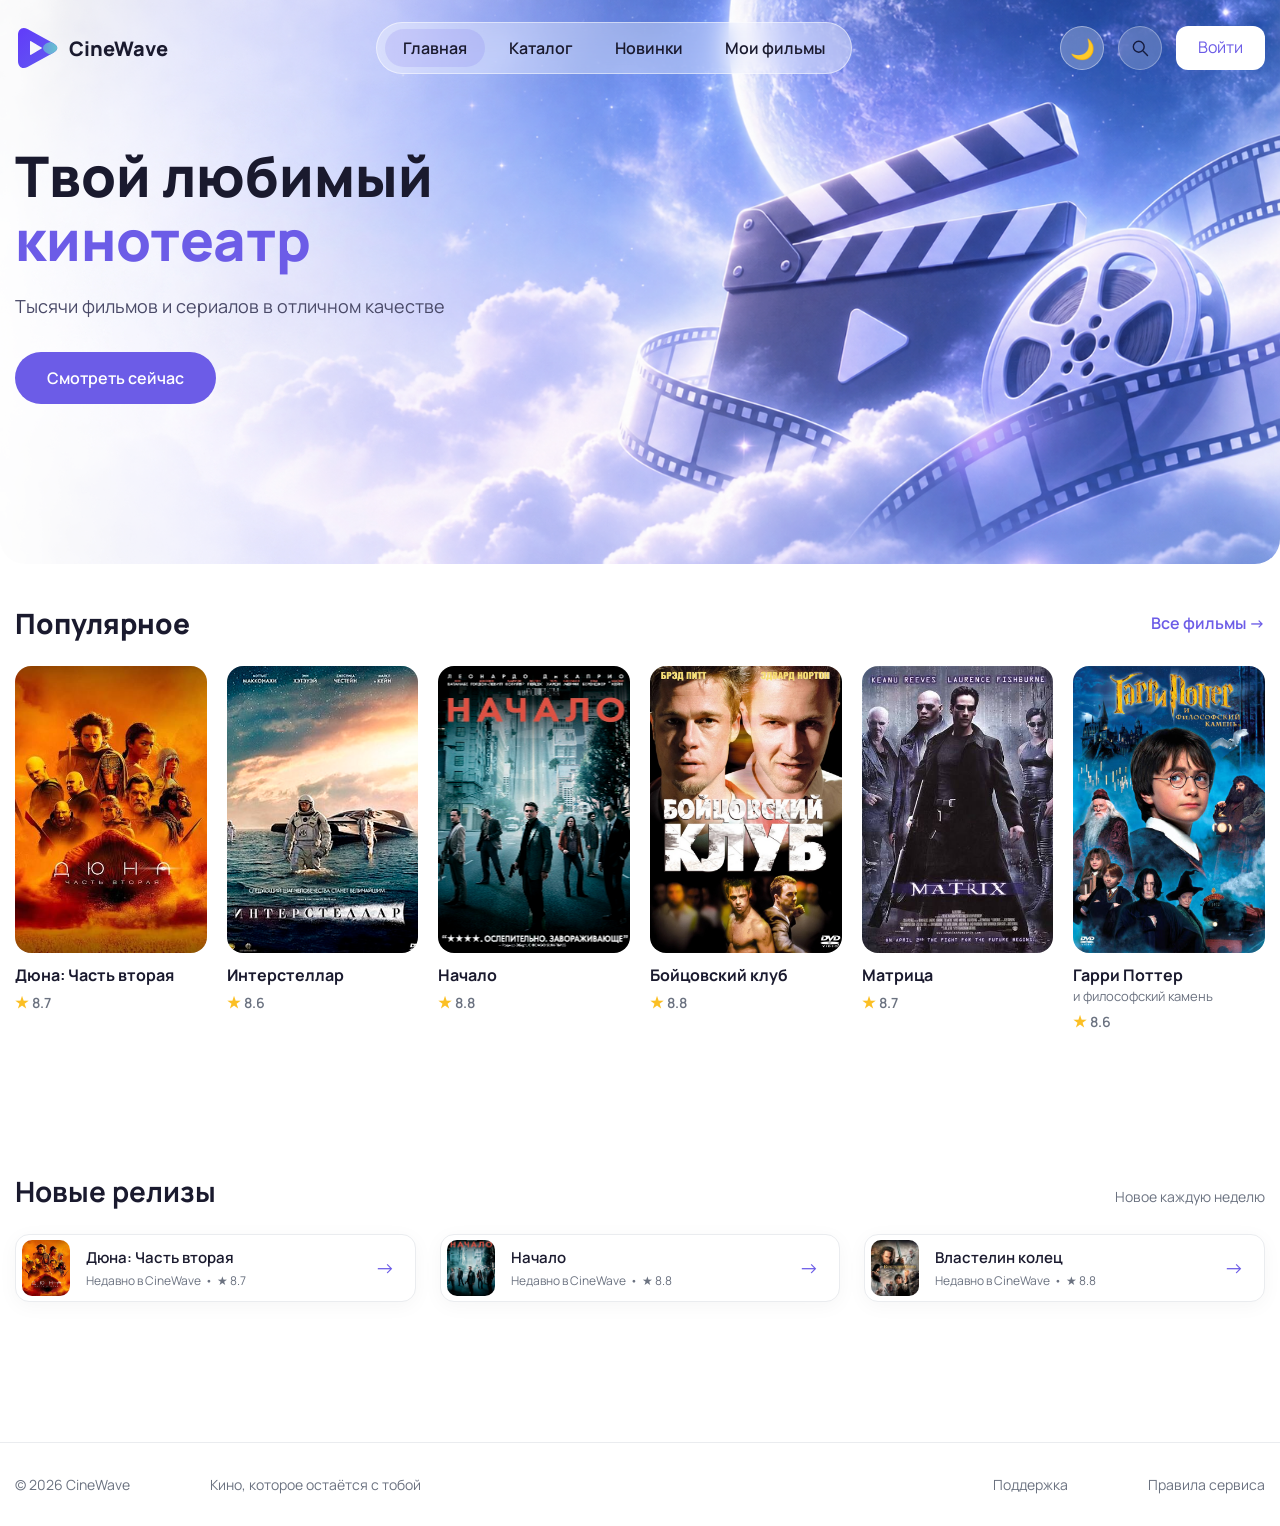
<file: index.html>
<!doctype html>
<html lang="ru">
  <head>
    <meta charset="UTF-8" />
    <meta name="viewport" content="width=device-width, initial-scale=1.0" />
    <title>CineWave</title>
    <script>
      try {
        document.documentElement.dataset.theme =
          localStorage.getItem("cinewave-theme") === "dark" ? "dark" : "light";
      } catch {
        document.documentElement.dataset.theme = "light";
      }
    </script>
    <link rel="preconnect" href="https://googleapis.com" />
    <link rel="preconnect" href="https://fonts.googleapis.com" />
    <link rel="preconnect" href="https://fonts.gstatic.com" crossorigin />
    <link
      href="https://fonts.googleapis.com/css2?family=Manrope:wght@200..800&display=swap"
      rel="stylesheet"
    />
    <link rel="stylesheet" href="style.css" />
  </head>
  <body data-page="home">
    <script>
      document.body.dataset.theme = document.documentElement.dataset.theme;
    </script>
    <div class="top-wrapper">
      <header class="header">
        <div class="container">
          <div class="logo">
            <img src="images/logo.svg" alt="Logo" class="logo__img" />
            <a href="index.html" class="logo__text">CineWave</a>
          </div>

          <nav class="header__nav">
            <ul class="header__list">
              <li class="header__li">
                <a href="index.html" class="header__items active">Главная</a>
              </li>
              <li class="header__li">
                <a href="catalog.html" class="header__items">Каталог</a>
              </li>
              <li class="header__li">
                <a href="new.html" class="header__items">Новинки</a>
              </li>
              <li class="header__li">
                <a href="mine.html" class="header__items">Мои фильмы</a>
              </li>
            </ul>
          </nav>

          <div class="header__actions">
            <button
              class="theme-toggle"
              id="themeToggle"
              aria-label="Переключить тему"
            >
              <span class="theme-toggle__icon">🌙</span>
            </button>

            <a href="search.html" class="search-link" aria-label="Поиск">
              <img src="images/search.svg" alt="Поиск" />
            </a>

            <a href="profile.html" class="avatar-link">
              <img src="images/Аватар.svg" alt="Профиль" />
            </a>
          </div>
        </div>
      </header>

      <main>
        <section class="hero">
          <div class="container">
            <div class="hero__content">
              <h1 class="hero__title">Твой любимый <span>кинотеатр</span></h1>
              <p class="hero__subtitle">
                Тысячи фильмов и сериалов в отличном качестве
              </p>
              <a href="#" class="hero__btn">Смотреть сейчас</a>
            </div>
          </div>
        </section>
      </main>
    </div>

    <section class="popular">
      <div class="container">
        <div class="popular__header">
          <h2 class="popular__title">Популярное</h2>
          <a href="catalog.html" class="popular__all">Все фильмы →</a>
        </div>

        <div class="popular__cards">
          <!-- Карточка 1 -->
          <div class="movie-card">
            <a href="#" class="movie-card__poster">
              <img
                src="images/дюна.jpeg"
                alt="Дюна: Часть вторая"
                class="movie-card__img"
              />
            </a>
            <div class="movie-card__info">
              <h3 class="movie-card__title">
                <a href="#">Дюна: Часть вторая</a>
              </h3>
              <div class="movie-card__rating">
                <span class="star">★</span> 8.7
              </div>
            </div>
          </div>

          <!-- Карточка 2 -->
          <div class="movie-card">
            <a href="#" class="movie-card__poster">
              <img
                src="images/Interstellar_2014.jpg"
                alt="Интерстеллар"
                class="movie-card__img"
              />
            </a>
            <div class="movie-card__info">
              <h3 class="movie-card__title">
                <a href="#">Интерстеллар</a>
              </h3>
              <div class="movie-card__rating">
                <span class="star">★</span> 8.6
              </div>
            </div>
          </div>

          <!-- Карточка 3 -->
          <div class="movie-card">
            <a href="#" class="movie-card__poster">
              <img
                src="images/Poster_Inception_film_2010.jpg"
                alt="Начало"
                class="movie-card__img"
              />
            </a>
            <div class="movie-card__info">
              <h3 class="movie-card__title">
                <a href="#">Начало</a>
              </h3>
              <div class="movie-card__rating">
                <span class="star">★</span> 8.8
              </div>
            </div>
          </div>

          <!-- Карточка 4 -->
          <div class="movie-card">
            <a href="#" class="movie-card__poster">
              <img
                src="images/Fight_club.jpg"
                alt="Бойцовский клуб"
                class="movie-card__img"
              />
            </a>
            <div class="movie-card__info">
              <h3 class="movie-card__title">
                <a href="#">Бойцовский клуб</a>
              </h3>
              <div class="movie-card__rating">
                <span class="star">★</span> 8.8
              </div>
            </div>
          </div>

          <!-- Карточка 5 -->
          <div class="movie-card">
            <a href="#" class="movie-card__poster">
              <img
                src="images/images.jpeg"
                alt="Матрица"
                class="movie-card__img"
              />
            </a>
            <div class="movie-card__info">
              <h3 class="movie-card__title">
                <a href="#">Матрица</a>
              </h3>
              <div class="movie-card__rating">
                <span class="star">★</span> 8.7
              </div>
            </div>
          </div>

          <!-- Карточка 6 (с подзаголовком) -->
          <div class="movie-card">
            <a href="#" class="movie-card__poster">
              <img
                src="images/Harry_Potter_and_the_Philosopher's_Stone_—_movie.jpg"
                alt="Гарри Поттер и философский камень"
                class="movie-card__img"
              />
            </a>
            <div class="movie-card__info">
              <h3 class="movie-card__title">
                <a href="#">Гарри Поттер</a>
              </h3>
              <p class="movie-card__subtitle">и философский камень</p>
              <div class="movie-card__rating">
                <span class="star">★</span> 8.6
              </div>
            </div>
          </div>
        </div>
      </div>
    </section>

    <section class="releases">
      <div class="container">
        <div class="releases__header">
          <h2 class="releases__title">Новые релизы</h2>
          <span class="releases__subtitle">Новое каждую неделю</span>
        </div>

        <div class="releases__list">
          <!-- Карточка 1 -->
          <a href="#" class="release-card">
            <img
              src="images/дюна.jpeg"
              alt="Дюна: Часть вторая"
              class="release-card__poster"
            />
            <div class="release-card__info">
              <h3 class="release-card__name">Дюна: Часть вторая</h3>
              <p class="release-card__meta">
                Недавно в CineWave &nbsp;•&nbsp; ★ 8.7
              </p>
            </div>
            <span class="release-card__arrow">→</span>
          </a>

          <!-- Карточка 2 -->
          <a href="#" class="release-card">
            <img
              src="images/Poster_Inception_film_2010.jpg"
              alt="Начало"
              class="release-card__poster"
            />
            <div class="release-card__info">
              <h3 class="release-card__name">Начало</h3>
              <p class="release-card__meta">
                Недавно в CineWave &nbsp;•&nbsp; ★ 8.8
              </p>
            </div>
            <span class="release-card__arrow">→</span>
          </a>

          <!-- Карточка 3 -->
          <a href="#" class="release-card">
            <img
              src="images/вл.jpeg"
              alt="Властелин колец"
              class="release-card__poster"
            />
            <div class="release-card__info">
              <h3 class="release-card__name">Властелин колец</h3>
              <p class="release-card__meta">
                Недавно в CineWave &nbsp;•&nbsp; ★ 8.8
              </p>
            </div>
            <span class="release-card__arrow">→</span>
          </a>
        </div>
      </div>
    </section>

    <footer class="footer">
      <div class="container footer__container">
        <div class="footer__group">
          <p class="footer__text">© 2026 CineWave</p>
          <p class="footer__text">Кино, которое остаётся с тобой</p>
        </div>
        <nav class="footer__group">
          <a href="#" class="footer__link">Поддержка</a>
          <a href="#" class="footer__link">Правила сервиса</a>
        </nav>
      </div>
    </footer>
    <script src="script.js"></script>
  </body>
</html>
</file>
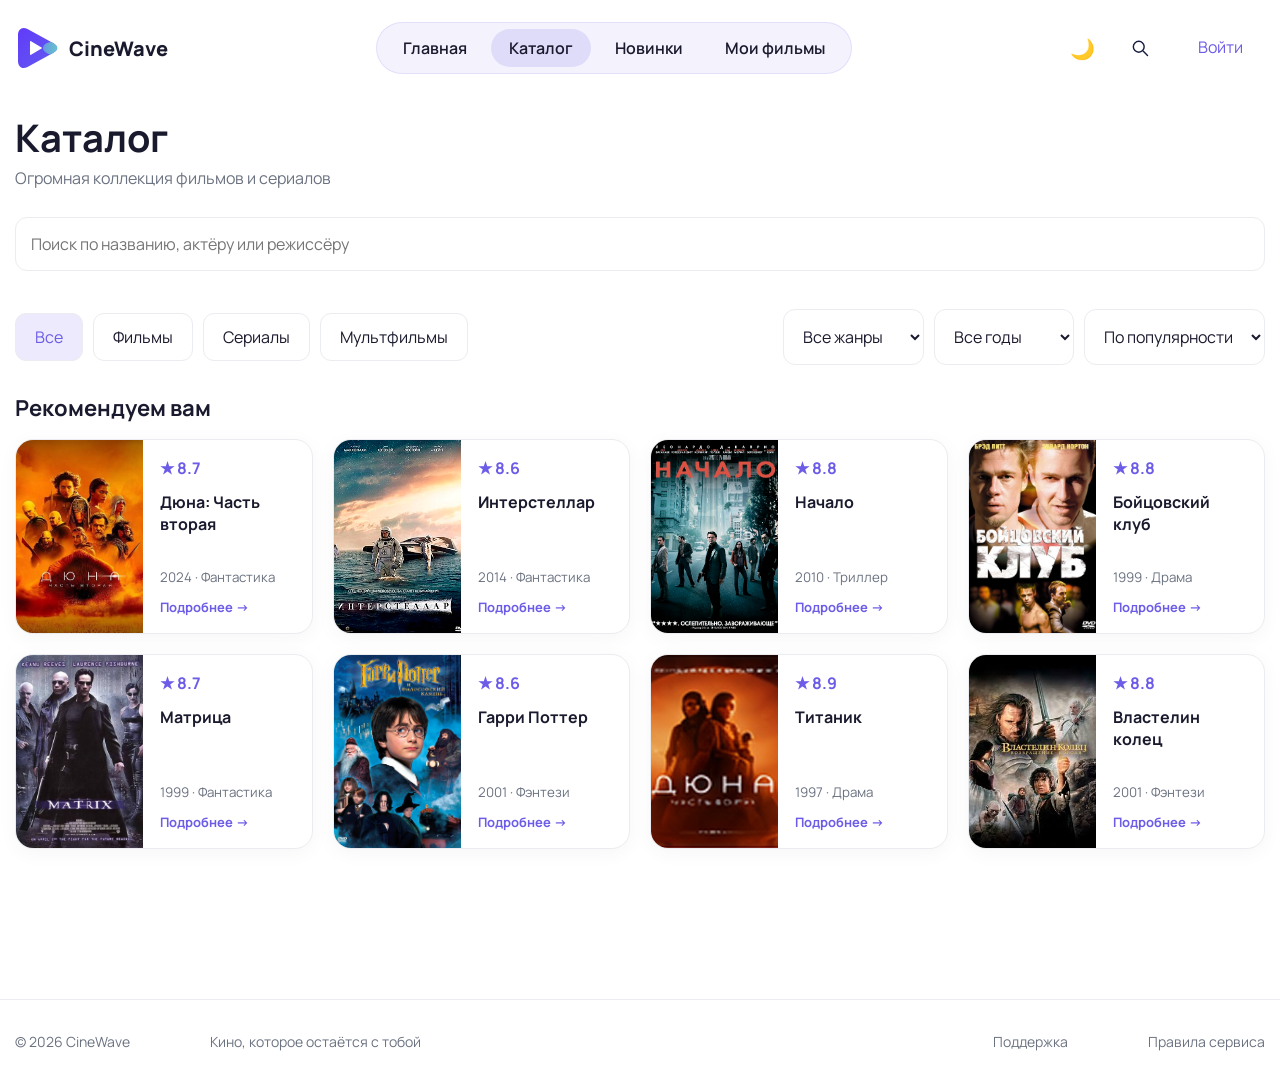
<file: catalog.html>
<!doctype html>
<html lang="ru">
  <head>
    <meta charset="UTF-8" />
    <meta name="viewport" content="width=device-width, initial-scale=1.0" />
    <title>Каталог — CineWave</title>
    <script>
      try {
        document.documentElement.dataset.theme =
          localStorage.getItem("cinewave-theme") === "dark" ? "dark" : "light";
      } catch {
        document.documentElement.dataset.theme = "light";
      }
    </script>
    <link rel="preconnect" href="https://googleapis.com" />
    <link rel="preconnect" href="https://fonts.googleapis.com" />
    <link rel="preconnect" href="https://fonts.gstatic.com" crossorigin />
    <link
      href="https://fonts.googleapis.com/css2?family=Manrope:wght@200..800&display=swap"
      rel="stylesheet"
    />
    <link rel="stylesheet" href="style.css" />
  </head>
  <body data-page="catalog">
    <script>
      document.body.dataset.theme = document.documentElement.dataset.theme;
    </script>
    <div class="top-wrapper inner-wrapper">
      <header class="header">
        <div class="container">
          <div class="logo">
            <img src="images/logo.svg" alt="Logo" class="logo__img" />
            <a href="index.html" class="logo__text">CineWave</a>
          </div>

          <nav class="header__nav">
            <ul class="header__list">
              <li class="header__li">
                <a href="index.html" class="header__items">Главная</a>
              </li>
              <li class="header__li">
                <a href="catalog.html" class="header__items active">Каталог</a>
              </li>
              <li class="header__li">
                <a href="new.html" class="header__items">Новинки</a>
              </li>
              <li class="header__li">
                <a href="mine.html" class="header__items">Мои фильмы</a>
              </li>
            </ul>
          </nav>

          <div class="header__actions">
            <button
              class="theme-toggle"
              id="themeToggle"
              aria-label="Переключить тему"
            >
              <span class="theme-toggle__icon">🌙</span>
            </button>

            <a href="search.html" class="search-link" aria-label="Поиск">
              <img src="images/search.svg" alt="Поиск" />
            </a>

            <a href="profile.html" class="avatar-link">
              <img src="images/Аватар.svg" alt="Профиль" />
            </a>
          </div>
        </div>
      </header>
    </div>
    <main class="container inner-page">
      <div class="page-heading">
        <h1>Каталог</h1>
        <p>Огромная коллекция фильмов и сериалов</p>
      </div>
      <input
        class="field search-field"
        id="catalogSearch"
        placeholder="Поиск по названию, актёру или режиссёру"
        aria-label="Поиск в каталоге"
      />
      <div class="filter-row">
        <div class="filters">
          <button data-type="all" class="selected">Все</button
          ><button data-type="film">Фильмы</button
          ><button data-type="series">Сериалы</button
          ><button data-type="cartoon">Мультфильмы</button>
        </div>
        <div class="filters">
          <select id="genre">
            <option value="">Все жанры</option>
            <option>Фантастика</option>
            <option>Триллер</option>
            <option>Драма</option>
            <option>Фэнтези</option></select
          ><select id="year">
            <option value="">Все годы</option>
            <option>2024</option>
            <option>2014</option>
            <option>2010</option>
            <option>2001</option>
            <option>1999</option>
            <option>1997</option></select
          ><select id="sort">
            <option value="popular">По популярности</option>
            <option value="rating">По рейтингу</option>
            <option value="new">Сначала новые</option>
          </select>
        </div>
      </div>
      <h2 class="section-title">Рекомендуем вам</h2>
      <div id="catalogResults" class="catalog-grid"></div>
    </main>
    <footer class="footer">
      <div class="container footer__container">
        <div class="footer__group">
          <p class="footer__text">© 2026 CineWave</p>
          <p class="footer__text">Кино, которое остаётся с тобой</p>
        </div>
        <nav class="footer__group">
          <a href="#" class="footer__link">Поддержка</a>
          <a href="#" class="footer__link">Правила сервиса</a>
        </nav>
      </div>
    </footer>
    <script src="script.js"></script>
  </body>
</html>
</file>
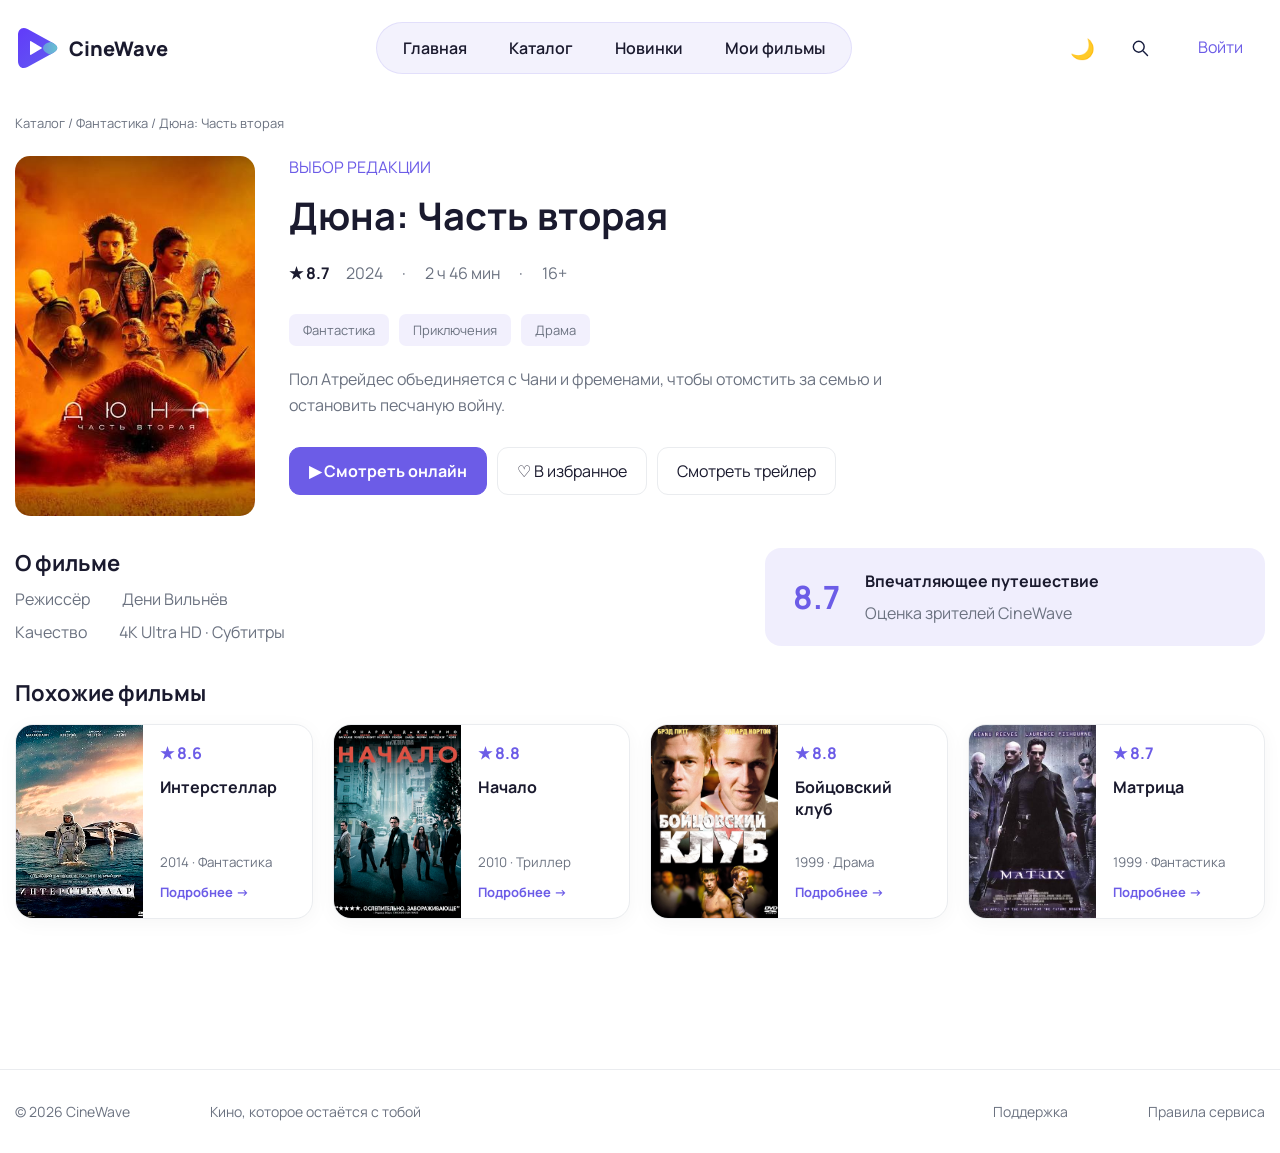
<file: film.html>
<!doctype html>
<html lang="ru">
  <head>
    <meta charset="UTF-8" />
    <meta name="viewport" content="width=device-width, initial-scale=1.0" />
    <title>Фильм — CineWave</title>
    <script>
      try {
        document.documentElement.dataset.theme =
          localStorage.getItem("cinewave-theme") === "dark" ? "dark" : "light";
      } catch {
        document.documentElement.dataset.theme = "light";
      }
    </script>
    <link rel="preconnect" href="https://googleapis.com" />
    <link rel="preconnect" href="https://fonts.googleapis.com" />
    <link rel="preconnect" href="https://fonts.gstatic.com" crossorigin />
    <link
      href="https://fonts.googleapis.com/css2?family=Manrope:wght@200..800&display=swap"
      rel="stylesheet"
    />
    <link rel="stylesheet" href="style.css" />
  </head>
  <body data-page="film">
    <script>
      document.body.dataset.theme = document.documentElement.dataset.theme;
    </script>
    <div class="top-wrapper inner-wrapper">
      <header class="header">
        <div class="container">
          <div class="logo">
            <img src="images/logo.svg" alt="Logo" class="logo__img" />
            <a href="index.html" class="logo__text">CineWave</a>
          </div>

          <nav class="header__nav">
            <ul class="header__list">
              <li class="header__li">
                <a href="index.html" class="header__items">Главная</a>
              </li>
              <li class="header__li">
                <a href="catalog.html" class="header__items">Каталог</a>
              </li>
              <li class="header__li">
                <a href="new.html" class="header__items">Новинки</a>
              </li>
              <li class="header__li">
                <a href="mine.html" class="header__items">Мои фильмы</a>
              </li>
            </ul>
          </nav>

          <div class="header__actions">
            <button
              class="theme-toggle"
              id="themeToggle"
              aria-label="Переключить тему"
            >
              <span class="theme-toggle__icon">🌙</span>
            </button>

            <a href="search.html" class="search-link" aria-label="Поиск">
              <img src="images/search.svg" alt="Поиск" />
            </a>

            <a href="profile.html" class="avatar-link">
              <img src="images/Аватар.svg" alt="Профиль" />
            </a>
          </div>
        </div>
      </header>
    </div>
    <main class="container inner-page">
      <div class="crumb">
        <a href="catalog.html">Каталог</a> / Фантастика / Дюна: Часть вторая
      </div>
      <div class="detail-hero">
        <img
          src="images/%D0%B4%D1%8E%D0%BD%D0%B0.jpeg"
          alt="Постер: Дюна: Часть вторая"
        />
        <div>
          <span class="accent">ВЫБОР РЕДАКЦИИ</span>
          <h1>Дюна: Часть вторая</h1>
          <p class="detail-meta">
            <b>★ 8.7</b>　2024　 ·　 2 ч 46 мин　 ·　 16+
          </p>
          <div class="tags">
            <span>Фантастика</span><span>Приключения</span><span>Драма</span>
          </div>
          <p>
            Пол Атрейдес объединяется с Чани и фременами, чтобы отомстить за
            семью и остановить песчаную войну.
          </p>
          <div class="buttons">
            <a class="primary" href="watch.html?id=dune">▶ Смотреть онлайн</a
            ><button data-favorite="dune">♡ В избранное</button
            ><button id="trailer">Смотреть трейлер</button>
          </div>
        </div>
      </div>
      <div class="detail-bottom">
        <div>
          <h2>О фильме</h2>
          <p>Режиссёр　　Дени Вильнёв</p>
          <p>Качество　　4K Ultra HD · Субтитры</p>
        </div>
        <aside>
          <b class="accent">8.7</b>
          <div>
            <h3>Впечатляющее путешествие</h3>
            <p>Оценка зрителей CineWave</p>
          </div>
        </aside>
      </div>
      <h2 class="section-title">Похожие фильмы</h2>
      <div class="catalog-grid">
        <article class="catalog-card">
          <a href="film.html?id=interstellar"
            ><img src="images/Interstellar_2014.jpg" alt="Постер: Интерстеллар"
          /></a>
          <div>
            <strong class="accent">★ 8.6</strong>
            <h3><a href="film.html?id=interstellar">Интерстеллар</a></h3>
            <small>2014 · Фантастика</small
            ><a class="text-link" href="film.html?id=interstellar"
              >Подробнее →</a
            >
          </div>
        </article>
        <article class="catalog-card">
          <a href="film.html?id=inception"
            ><img
              src="images/Poster_Inception_film_2010.jpg"
              alt="Постер: Начало"
          /></a>
          <div>
            <strong class="accent">★ 8.8</strong>
            <h3><a href="film.html?id=inception">Начало</a></h3>
            <small>2010 · Триллер</small
            ><a class="text-link" href="film.html?id=inception">Подробнее →</a>
          </div>
        </article>
        <article class="catalog-card">
          <a href="film.html?id=fight"
            ><img src="images/Fight_club.jpg" alt="Постер: Бойцовский клуб"
          /></a>
          <div>
            <strong class="accent">★ 8.8</strong>
            <h3><a href="film.html?id=fight">Бойцовский клуб</a></h3>
            <small>1999 · Драма</small
            ><a class="text-link" href="film.html?id=fight">Подробнее →</a>
          </div>
        </article>
        <article class="catalog-card">
          <a href="film.html?id=matrix"
            ><img src="images/images.jpeg" alt="Постер: Матрица"
          /></a>
          <div>
            <strong class="accent">★ 8.7</strong>
            <h3><a href="film.html?id=matrix">Матрица</a></h3>
            <small>1999 · Фантастика</small
            ><a class="text-link" href="film.html?id=matrix">Подробнее →</a>
          </div>
        </article>
      </div>
    </main>
    <footer class="footer">
      <div class="container footer__container">
        <div class="footer__group">
          <p class="footer__text">© 2026 CineWave</p>
          <p class="footer__text">Кино, которое остаётся с тобой</p>
        </div>
        <nav class="footer__group">
          <a href="#" class="footer__link">Поддержка</a>
          <a href="#" class="footer__link">Правила сервиса</a>
        </nav>
      </div>
    </footer>
    <script src="script.js"></script>
  </body>
</html>
</file>
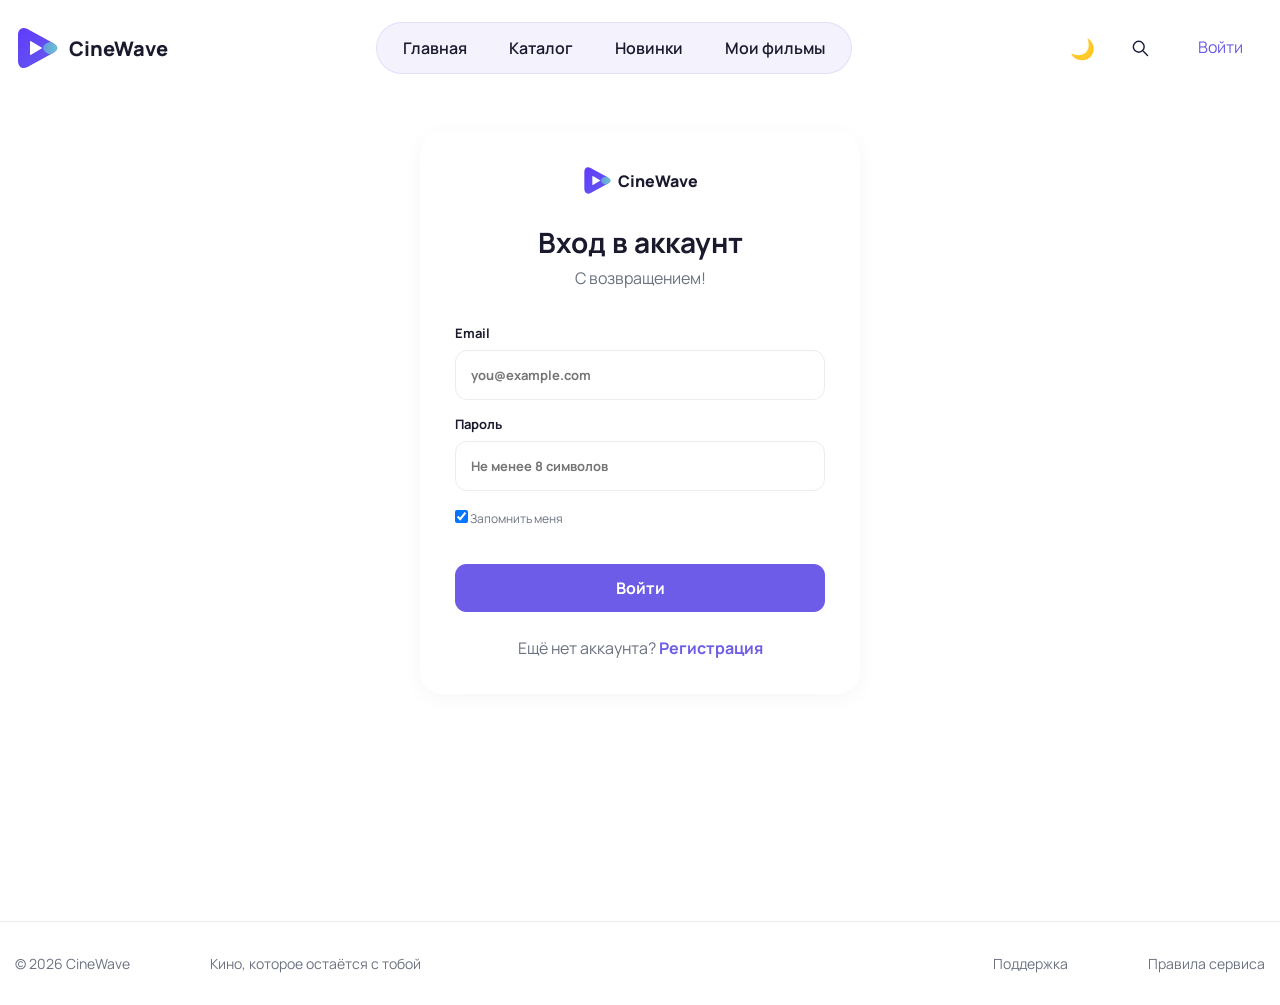
<file: login.html>
<!doctype html>
<html lang="ru">
  <head>
    <meta charset="UTF-8" />
    <meta name="viewport" content="width=device-width, initial-scale=1.0" />
    <title>Вход — CineWave</title>
    <script>
      try {
        document.documentElement.dataset.theme =
          localStorage.getItem("cinewave-theme") === "dark" ? "dark" : "light";
      } catch {
        document.documentElement.dataset.theme = "light";
      }
    </script>
    <link rel="preconnect" href="https://googleapis.com" />
    <link rel="preconnect" href="https://fonts.googleapis.com" />
    <link rel="preconnect" href="https://fonts.gstatic.com" crossorigin />
    <link
      href="https://fonts.googleapis.com/css2?family=Manrope:wght@200..800&display=swap"
      rel="stylesheet"
    />
    <link rel="stylesheet" href="style.css" />
  </head>
  <body data-page="login">
    <script>
      document.body.dataset.theme = document.documentElement.dataset.theme;
    </script>
    <div class="top-wrapper inner-wrapper">
      <header class="header">
        <div class="container">
          <div class="logo">
            <img src="images/logo.svg" alt="Logo" class="logo__img" />
            <a href="index.html" class="logo__text">CineWave</a>
          </div>

          <nav class="header__nav">
            <ul class="header__list">
              <li class="header__li">
                <a href="index.html" class="header__items">Главная</a>
              </li>
              <li class="header__li">
                <a href="catalog.html" class="header__items">Каталог</a>
              </li>
              <li class="header__li">
                <a href="new.html" class="header__items">Новинки</a>
              </li>
              <li class="header__li">
                <a href="mine.html" class="header__items">Мои фильмы</a>
              </li>
            </ul>
          </nav>

          <div class="header__actions">
            <button
              class="theme-toggle"
              id="themeToggle"
              aria-label="Переключить тему"
            >
              <span class="theme-toggle__icon">🌙</span>
            </button>

            <a href="search.html" class="search-link" aria-label="Поиск">
              <img src="images/search.svg" alt="Поиск" />
            </a>

            <a href="profile.html" class="avatar-link">
              <img src="images/Аватар.svg" alt="Профиль" />
            </a>
          </div>
        </div>
      </header>
    </div>
    <main class="container inner-page">
      <div class="auth-card">
        <div class="auth-logo">
          <img src="images/logo.svg" alt="" /> CineWave
        </div>
        <h1>Вход в аккаунт</h1>
        <p>С возвращением!</p>
        <form id="authForm">
          <label
            >Email<input
              class="field"
              type="email"
              name="email"
              placeholder="you@example.com"
              required /></label
          ><label
            >Пароль<input
              class="field"
              type="password"
              name="password"
              minlength="8"
              placeholder="Не менее 8 символов"
              required /></label
          ><label class="remember"
            ><input type="checkbox" checked /> Запомнить меня</label
          >
          <p id="authError" role="alert"></p>
          <button class="primary">Войти</button>
        </form>
        <p class="auth-bottom">
          Ещё нет аккаунта? <a href="register.html">Регистрация</a>
        </p>
      </div>
    </main>
    <footer class="footer">
      <div class="container footer__container">
        <div class="footer__group">
          <p class="footer__text">© 2026 CineWave</p>
          <p class="footer__text">Кино, которое остаётся с тобой</p>
        </div>
        <nav class="footer__group">
          <a href="#" class="footer__link">Поддержка</a>
          <a href="#" class="footer__link">Правила сервиса</a>
        </nav>
      </div>
    </footer>
    <script src="script.js"></script>
  </body>
</html>
</file>
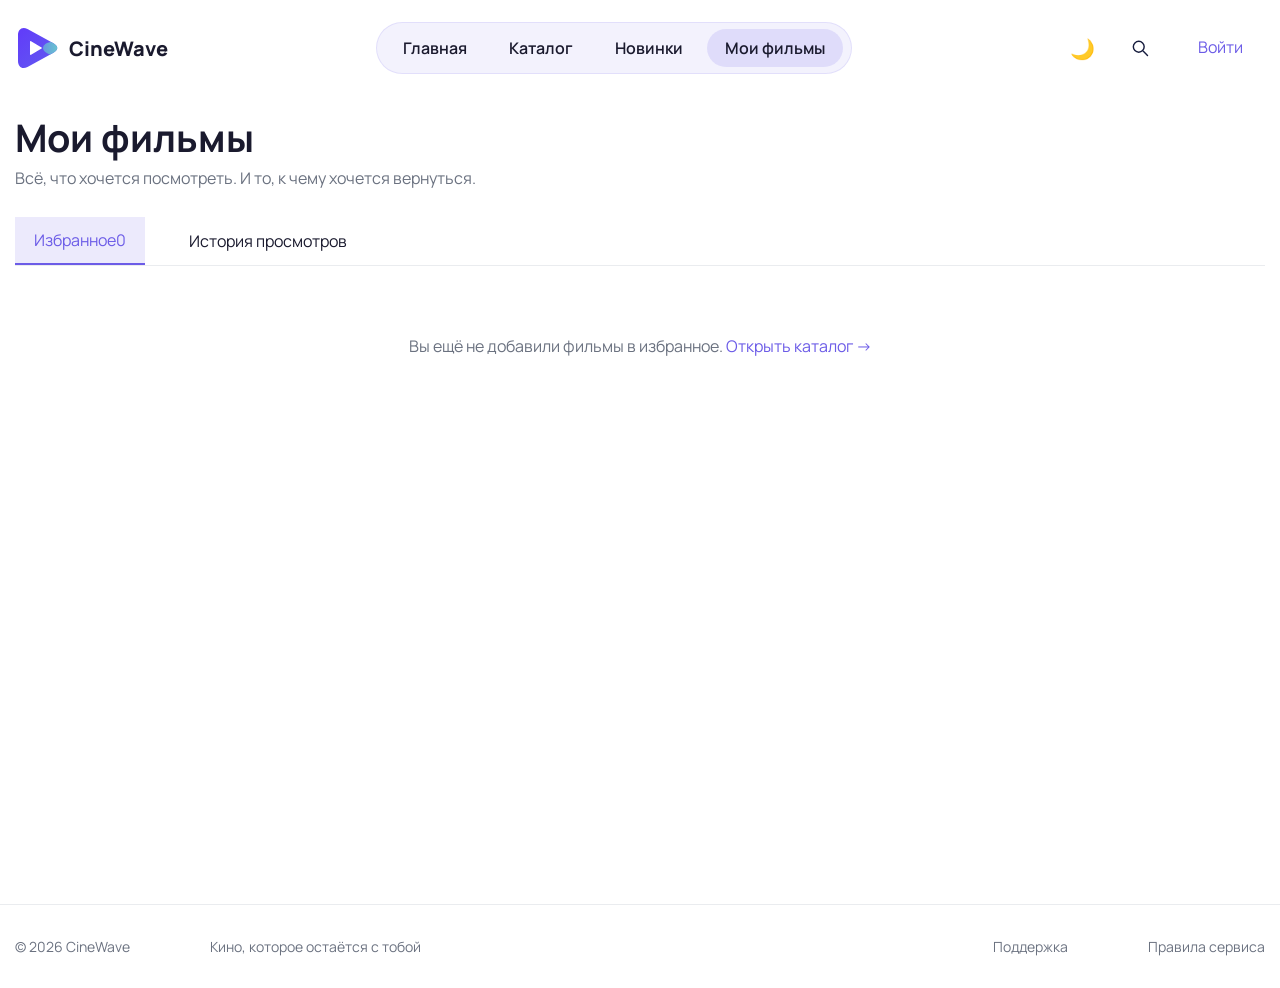
<file: mine.html>
<!doctype html>
<html lang="ru">
  <head>
    <meta charset="UTF-8" />
    <meta name="viewport" content="width=device-width, initial-scale=1.0" />
    <title>Мои фильмы — CineWave</title>
    <script>
      try {
        document.documentElement.dataset.theme =
          localStorage.getItem("cinewave-theme") === "dark" ? "dark" : "light";
      } catch {
        document.documentElement.dataset.theme = "light";
      }
    </script>
    <link rel="preconnect" href="https://googleapis.com" />
    <link rel="preconnect" href="https://fonts.googleapis.com" />
    <link rel="preconnect" href="https://fonts.gstatic.com" crossorigin />
    <link
      href="https://fonts.googleapis.com/css2?family=Manrope:wght@200..800&display=swap"
      rel="stylesheet"
    />
    <link rel="stylesheet" href="style.css" />
  </head>
  <body data-page="mine">
    <script>
      document.body.dataset.theme = document.documentElement.dataset.theme;
    </script>
    <div class="top-wrapper inner-wrapper">
      <header class="header">
        <div class="container">
          <div class="logo">
            <img src="images/logo.svg" alt="Logo" class="logo__img" />
            <a href="index.html" class="logo__text">CineWave</a>
          </div>

          <nav class="header__nav">
            <ul class="header__list">
              <li class="header__li">
                <a href="index.html" class="header__items">Главная</a>
              </li>
              <li class="header__li">
                <a href="catalog.html" class="header__items">Каталог</a>
              </li>
              <li class="header__li">
                <a href="new.html" class="header__items">Новинки</a>
              </li>
              <li class="header__li">
                <a href="mine.html" class="header__items active">Мои фильмы</a>
              </li>
            </ul>
          </nav>

          <div class="header__actions">
            <button
              class="theme-toggle"
              id="themeToggle"
              aria-label="Переключить тему"
            >
              <span class="theme-toggle__icon">🌙</span>
            </button>

            <a href="search.html" class="search-link" aria-label="Поиск">
              <img src="images/search.svg" alt="Поиск" />
            </a>

            <a href="profile.html" class="avatar-link">
              <img src="images/Аватар.svg" alt="Профиль" />
            </a>
          </div>
        </div>
      </header>
    </div>
    <main class="container inner-page">
      <div class="page-heading">
        <h1>Мои фильмы</h1>
        <p>Всё, что хочется посмотреть. И то, к чему хочется вернуться.</p>
      </div>
      <div class="tabs">
        <button data-tab="favorites" class="selected">
          Избранное <span>0</span></button
        ><button data-tab="history">История просмотров</button>
      </div>
      <div id="mineResults"></div>
    </main>
    <footer class="footer">
      <div class="container footer__container">
        <div class="footer__group">
          <p class="footer__text">© 2026 CineWave</p>
          <p class="footer__text">Кино, которое остаётся с тобой</p>
        </div>
        <nav class="footer__group">
          <a href="#" class="footer__link">Поддержка</a>
          <a href="#" class="footer__link">Правила сервиса</a>
        </nav>
      </div>
    </footer>
    <script src="script.js"></script>
  </body>
</html>
</file>
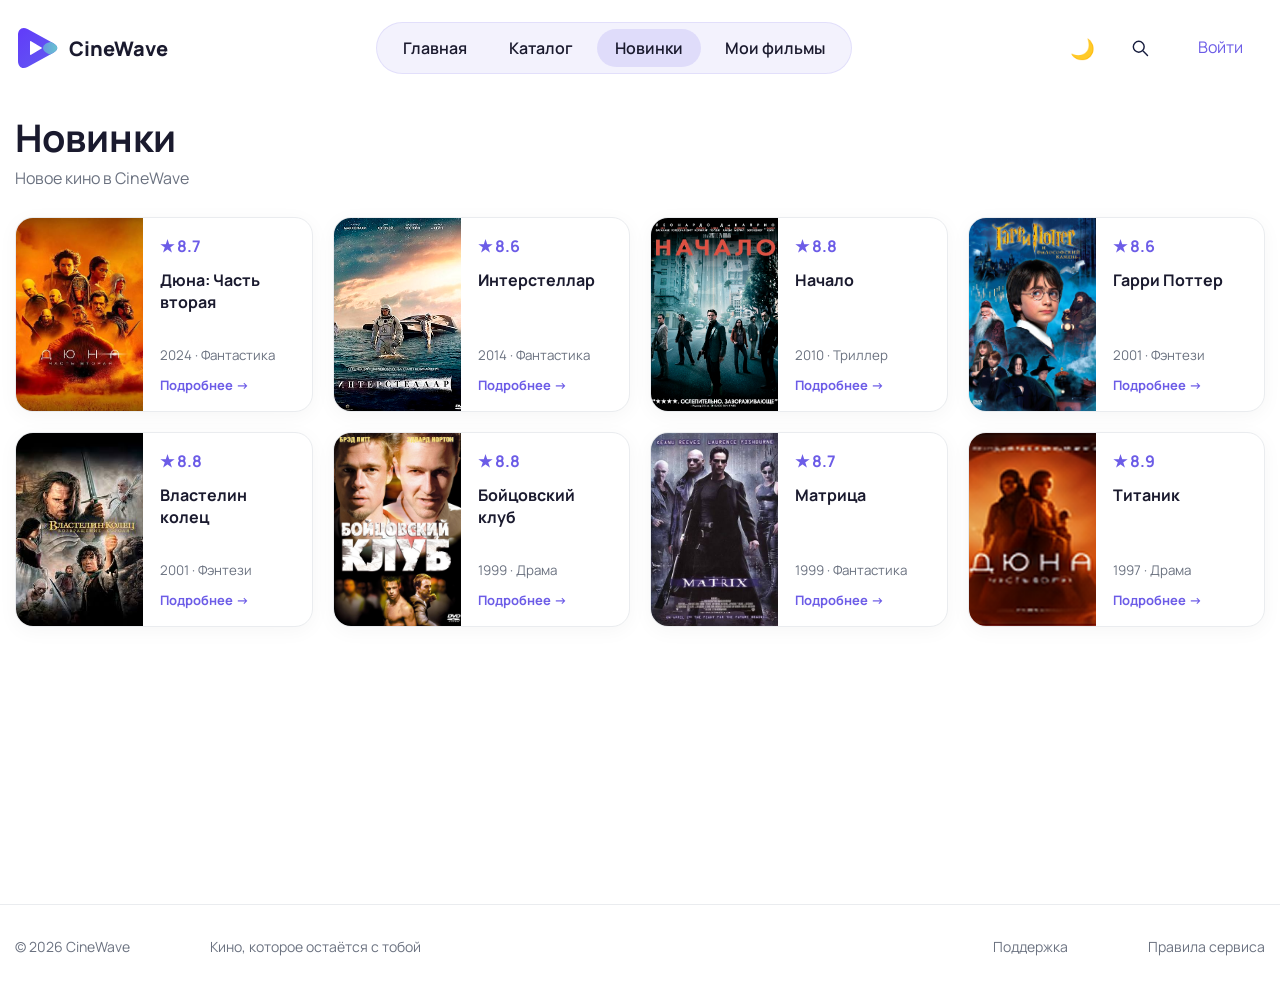
<file: new.html>
<!doctype html>
<html lang="ru">
  <head>
    <meta charset="UTF-8" />
    <meta name="viewport" content="width=device-width, initial-scale=1.0" />
    <title>Новинки — CineWave</title>
    <script>
      try {
        document.documentElement.dataset.theme =
          localStorage.getItem("cinewave-theme") === "dark" ? "dark" : "light";
      } catch {
        document.documentElement.dataset.theme = "light";
      }
    </script>
    <link rel="preconnect" href="https://googleapis.com" />
    <link rel="preconnect" href="https://fonts.googleapis.com" />
    <link rel="preconnect" href="https://fonts.gstatic.com" crossorigin />
    <link
      href="https://fonts.googleapis.com/css2?family=Manrope:wght@200..800&display=swap"
      rel="stylesheet"
    />
    <link rel="stylesheet" href="style.css" />
  </head>
  <body data-page="new">
    <script>
      document.body.dataset.theme = document.documentElement.dataset.theme;
    </script>
    <div class="top-wrapper inner-wrapper">
      <header class="header">
        <div class="container">
          <div class="logo">
            <img src="images/logo.svg" alt="Logo" class="logo__img" />
            <a href="index.html" class="logo__text">CineWave</a>
          </div>

          <nav class="header__nav">
            <ul class="header__list">
              <li class="header__li">
                <a href="index.html" class="header__items">Главная</a>
              </li>
              <li class="header__li">
                <a href="catalog.html" class="header__items">Каталог</a>
              </li>
              <li class="header__li">
                <a href="new.html" class="header__items active">Новинки</a>
              </li>
              <li class="header__li">
                <a href="mine.html" class="header__items">Мои фильмы</a>
              </li>
            </ul>
          </nav>

          <div class="header__actions">
            <button
              class="theme-toggle"
              id="themeToggle"
              aria-label="Переключить тему"
            >
              <span class="theme-toggle__icon">🌙</span>
            </button>

            <a href="search.html" class="search-link" aria-label="Поиск">
              <img src="images/search.svg" alt="Поиск" />
            </a>

            <a href="profile.html" class="avatar-link">
              <img src="images/Аватар.svg" alt="Профиль" />
            </a>
          </div>
        </div>
      </header>
    </div>
    <main class="container inner-page">
      <div class="page-heading">
        <h1>Новинки</h1>
        <p>Новое кино в CineWave</p>
      </div>
      <div class="catalog-grid">
        <article class="catalog-card">
          <a href="film.html?id=dune"
            ><img
              src="images/%D0%B4%D1%8E%D0%BD%D0%B0.jpeg"
              alt="Постер: Дюна: Часть вторая"
          /></a>
          <div>
            <strong class="accent">★ 8.7</strong>
            <h3><a href="film.html?id=dune">Дюна: Часть вторая</a></h3>
            <small>2024 · Фантастика</small
            ><a class="text-link" href="film.html?id=dune">Подробнее →</a>
          </div>
        </article>
        <article class="catalog-card">
          <a href="film.html?id=interstellar"
            ><img src="images/Interstellar_2014.jpg" alt="Постер: Интерстеллар"
          /></a>
          <div>
            <strong class="accent">★ 8.6</strong>
            <h3><a href="film.html?id=interstellar">Интерстеллар</a></h3>
            <small>2014 · Фантастика</small
            ><a class="text-link" href="film.html?id=interstellar"
              >Подробнее →</a
            >
          </div>
        </article>
        <article class="catalog-card">
          <a href="film.html?id=inception"
            ><img
              src="images/Poster_Inception_film_2010.jpg"
              alt="Постер: Начало"
          /></a>
          <div>
            <strong class="accent">★ 8.8</strong>
            <h3><a href="film.html?id=inception">Начало</a></h3>
            <small>2010 · Триллер</small
            ><a class="text-link" href="film.html?id=inception">Подробнее →</a>
          </div>
        </article>
        <article class="catalog-card">
          <a href="film.html?id=harry"
            ><img
              src="images/Harry_Potter_and_the_Philosopher's_Stone_%E2%80%94_movie.jpg"
              alt="Постер: Гарри Поттер"
          /></a>
          <div>
            <strong class="accent">★ 8.6</strong>
            <h3><a href="film.html?id=harry">Гарри Поттер</a></h3>
            <small>2001 · Фэнтези</small
            ><a class="text-link" href="film.html?id=harry">Подробнее →</a>
          </div>
        </article>
        <article class="catalog-card">
          <a href="film.html?id=rings"
            ><img
              src="images/вл.jpeg"
              alt="Постер: Властелин колец"
          /></a>
          <div>
            <strong class="accent">★ 8.8</strong>
            <h3><a href="film.html?id=rings">Властелин колец</a></h3>
            <small>2001 · Фэнтези</small
            ><a class="text-link" href="film.html?id=rings">Подробнее →</a>
          </div>
        </article>
        <article class="catalog-card">
          <a href="film.html?id=fight"
            ><img src="images/Fight_club.jpg" alt="Постер: Бойцовский клуб"
          /></a>
          <div>
            <strong class="accent">★ 8.8</strong>
            <h3><a href="film.html?id=fight">Бойцовский клуб</a></h3>
            <small>1999 · Драма</small
            ><a class="text-link" href="film.html?id=fight">Подробнее →</a>
          </div>
        </article>
        <article class="catalog-card">
          <a href="film.html?id=matrix"
            ><img src="images/images.jpeg" alt="Постер: Матрица"
          /></a>
          <div>
            <strong class="accent">★ 8.7</strong>
            <h3><a href="film.html?id=matrix">Матрица</a></h3>
            <small>1999 · Фантастика</small
            ><a class="text-link" href="film.html?id=matrix">Подробнее →</a>
          </div>
        </article>
        <article class="catalog-card">
          <a href="film.html?id=titanic"
            ><img
              src="images/%D0%9F%D0%BE%D1%81%D1%82%D0%B5%D1%80.png"
              alt="Постер: Титаник"
          /></a>
          <div>
            <strong class="accent">★ 8.9</strong>
            <h3><a href="film.html?id=titanic">Титаник</a></h3>
            <small>1997 · Драма</small
            ><a class="text-link" href="film.html?id=titanic">Подробнее →</a>
          </div>
        </article>
      </div>
    </main>
    <footer class="footer">
      <div class="container footer__container">
        <div class="footer__group">
          <p class="footer__text">© 2026 CineWave</p>
          <p class="footer__text">Кино, которое остаётся с тобой</p>
        </div>
        <nav class="footer__group">
          <a href="#" class="footer__link">Поддержка</a>
          <a href="#" class="footer__link">Правила сервиса</a>
        </nav>
      </div>
    </footer>
    <script src="script.js"></script>
  </body>
</html>
</file>
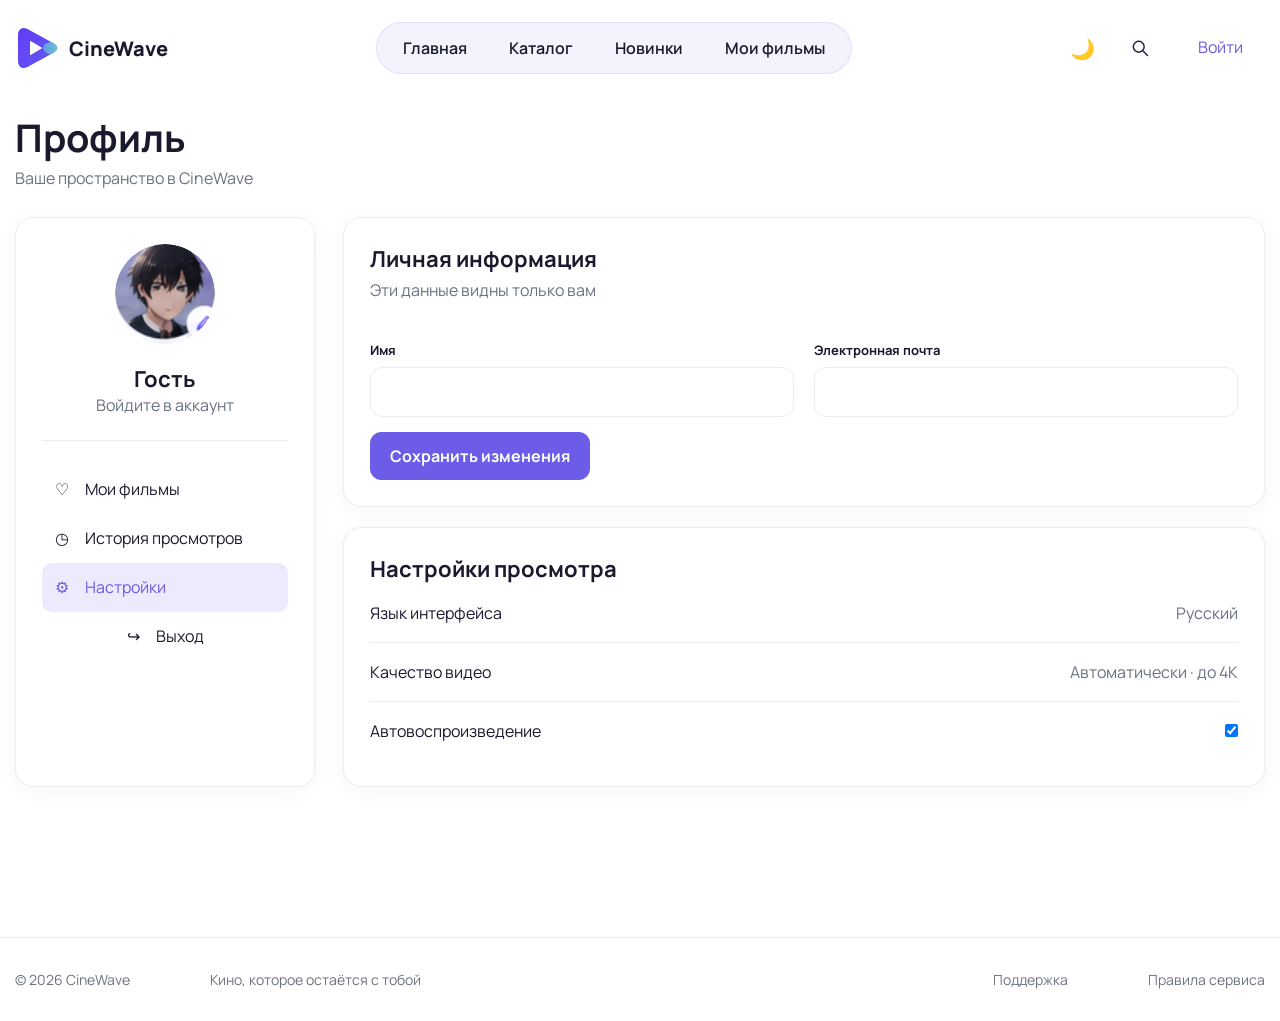
<file: profile.html>
<!doctype html>
<html lang="ru">
  <head>
    <meta charset="UTF-8" />
    <meta name="viewport" content="width=device-width, initial-scale=1.0" />
    <title>Профиль — CineWave</title>
    <script>
      try {
        document.documentElement.dataset.theme =
          localStorage.getItem("cinewave-theme") === "dark" ? "dark" : "light";
      } catch {
        document.documentElement.dataset.theme = "light";
      }
    </script>
    <link rel="preconnect" href="https://googleapis.com" />
    <link rel="preconnect" href="https://fonts.googleapis.com" />
    <link rel="preconnect" href="https://fonts.gstatic.com" crossorigin />
    <link
      href="https://fonts.googleapis.com/css2?family=Manrope:wght@200..800&display=swap"
      rel="stylesheet"
    />
    <link rel="stylesheet" href="style.css" />
  </head>
  <body data-page="profile">
    <script>
      document.body.dataset.theme = document.documentElement.dataset.theme;
    </script>
    <div class="top-wrapper inner-wrapper">
      <header class="header">
        <div class="container">
          <div class="logo">
            <img src="images/logo.svg" alt="Logo" class="logo__img" />
            <a href="index.html" class="logo__text">CineWave</a>
          </div>

          <nav class="header__nav">
            <ul class="header__list">
              <li class="header__li">
                <a href="index.html" class="header__items">Главная</a>
              </li>
              <li class="header__li">
                <a href="catalog.html" class="header__items">Каталог</a>
              </li>
              <li class="header__li">
                <a href="new.html" class="header__items">Новинки</a>
              </li>
              <li class="header__li">
                <a href="mine.html" class="header__items">Мои фильмы</a>
              </li>
            </ul>
          </nav>

          <div class="header__actions">
            <button
              class="theme-toggle"
              id="themeToggle"
              aria-label="Переключить тему"
            >
              <span class="theme-toggle__icon">🌙</span>
            </button>

            <a href="search.html" class="search-link" aria-label="Поиск">
              <img src="images/search.svg" alt="Поиск" />
            </a>

            <a href="profile.html" class="avatar-link">
              <img src="images/Аватар.svg" alt="Профиль" />
            </a>
          </div>
        </div>
      </header>
    </div>
    <main class="container inner-page">
      <div class="page-heading">
        <h1>Профиль</h1>
        <p>Ваше пространство в CineWave</p>
      </div>
      <div class="profile-layout">
        <aside class="profile-card">
          <img src="images/Аватар.svg" alt="Аватар" />
          <h2>Гость</h2>
          <p>Войдите в аккаунт</p>
          <hr />
          <a href="mine.html">♡　Мои фильмы</a
          ><a href="mine.html?tab=history">◷　История просмотров</a
          ><a class="selected" href="profile.html">⚙　Настройки</a
          ><button id="logout">↪　Выход</button>
        </aside>
        <div class="profile-content">
          <section class="panel">
            <h2>Личная информация</h2>
            <p>Эти данные видны только вам</p>
            <form id="profileForm">
              <div class="form-grid">
                <label
                  >Имя<input
                    class="field"
                    name="name"
                    value=""
                    required /></label
                ><label
                  >Электронная почта<input class="field" value="" disabled
                /></label>
              </div>
              <button class="primary">Сохранить изменения</button
              ><span id="profileNotice"></span>
            </form>
          </section>
          <section class="panel">
            <h2>Настройки просмотра</h2>
            <div class="setting">Язык интерфейса <span>Русский</span></div>
            <div class="setting">
              Качество видео <span>Автоматически · до 4K</span>
            </div>
            <label class="setting"
              >Автовоспроизведение <input id="autoplay" type="checkbox" checked
            /></label>
          </section>
        </div>
      </div>
    </main>
    <footer class="footer">
      <div class="container footer__container">
        <div class="footer__group">
          <p class="footer__text">© 2026 CineWave</p>
          <p class="footer__text">Кино, которое остаётся с тобой</p>
        </div>
        <nav class="footer__group">
          <a href="#" class="footer__link">Поддержка</a>
          <a href="#" class="footer__link">Правила сервиса</a>
        </nav>
      </div>
    </footer>
    <script src="script.js"></script>
  </body>
</html>
</file>
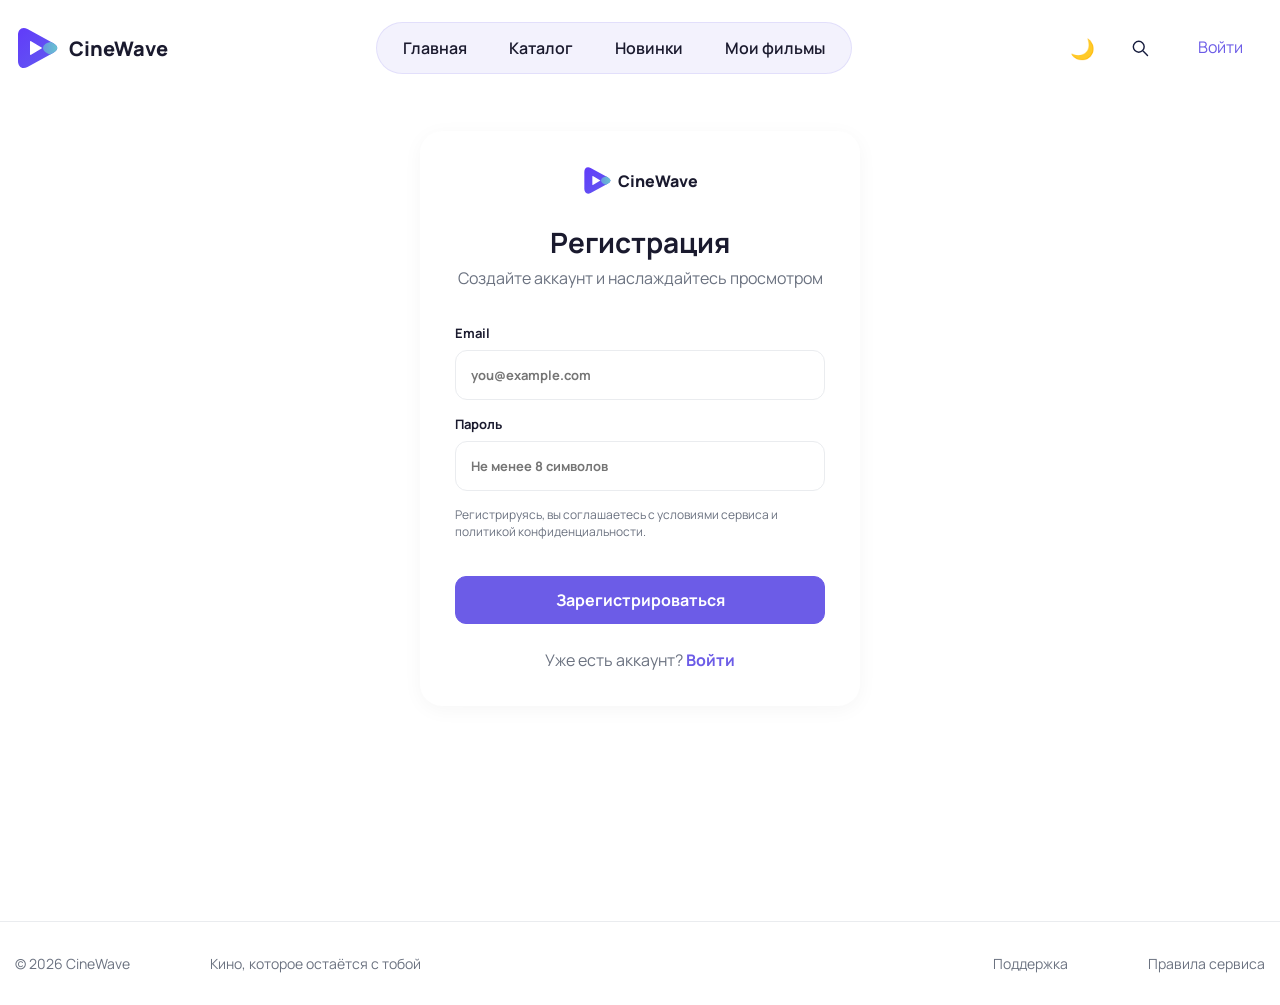
<file: register.html>
<!doctype html>
<html lang="ru">
  <head>
    <meta charset="UTF-8" />
    <meta name="viewport" content="width=device-width, initial-scale=1.0" />
    <title>Регистрация — CineWave</title>
    <script>
      try {
        document.documentElement.dataset.theme =
          localStorage.getItem("cinewave-theme") === "dark" ? "dark" : "light";
      } catch {
        document.documentElement.dataset.theme = "light";
      }
    </script>
    <link rel="preconnect" href="https://googleapis.com" />
    <link rel="preconnect" href="https://fonts.googleapis.com" />
    <link rel="preconnect" href="https://fonts.gstatic.com" crossorigin />
    <link
      href="https://fonts.googleapis.com/css2?family=Manrope:wght@200..800&display=swap"
      rel="stylesheet"
    />
    <link rel="stylesheet" href="style.css" />
  </head>
  <body data-page="register">
    <script>
      document.body.dataset.theme = document.documentElement.dataset.theme;
    </script>
    <div class="top-wrapper inner-wrapper">
      <header class="header">
        <div class="container">
          <div class="logo">
            <img src="images/logo.svg" alt="Logo" class="logo__img" />
            <a href="index.html" class="logo__text">CineWave</a>
          </div>

          <nav class="header__nav">
            <ul class="header__list">
              <li class="header__li">
                <a href="index.html" class="header__items">Главная</a>
              </li>
              <li class="header__li">
                <a href="catalog.html" class="header__items">Каталог</a>
              </li>
              <li class="header__li">
                <a href="new.html" class="header__items">Новинки</a>
              </li>
              <li class="header__li">
                <a href="mine.html" class="header__items">Мои фильмы</a>
              </li>
            </ul>
          </nav>

          <div class="header__actions">
            <button
              class="theme-toggle"
              id="themeToggle"
              aria-label="Переключить тему"
            >
              <span class="theme-toggle__icon">🌙</span>
            </button>

            <a href="search.html" class="search-link" aria-label="Поиск">
              <img src="images/search.svg" alt="Поиск" />
            </a>

            <a href="profile.html" class="avatar-link">
              <img src="images/Аватар.svg" alt="Профиль" />
            </a>
          </div>
        </div>
      </header>
    </div>
    <main class="container inner-page">
      <div class="auth-card">
        <div class="auth-logo">
          <img src="images/logo.svg" alt="" /> CineWave
        </div>
        <h1>Регистрация</h1>
        <p>Создайте аккаунт и наслаждайтесь просмотром</p>
        <form id="authForm">
          <label
            >Email<input
              class="field"
              type="email"
              name="email"
              placeholder="you@example.com"
              required /></label
          ><label
            >Пароль<input
              class="field"
              type="password"
              name="password"
              minlength="8"
              placeholder="Не менее 8 символов"
              required
          /></label>
          <p class="muted">
            Регистрируясь, вы соглашаетесь с условиями сервиса и политикой
            конфиденциальности.
          </p>
          <p id="authError" role="alert"></p>
          <button class="primary">Зарегистрироваться</button>
        </form>
        <p class="auth-bottom">
          Уже есть аккаунт? <a href="login.html">Войти</a>
        </p>
      </div>
    </main>
    <footer class="footer">
      <div class="container footer__container">
        <div class="footer__group">
          <p class="footer__text">© 2026 CineWave</p>
          <p class="footer__text">Кино, которое остаётся с тобой</p>
        </div>
        <nav class="footer__group">
          <a href="#" class="footer__link">Поддержка</a>
          <a href="#" class="footer__link">Правила сервиса</a>
        </nav>
      </div>
    </footer>
    <script src="script.js"></script>
  </body>
</html>
</file>
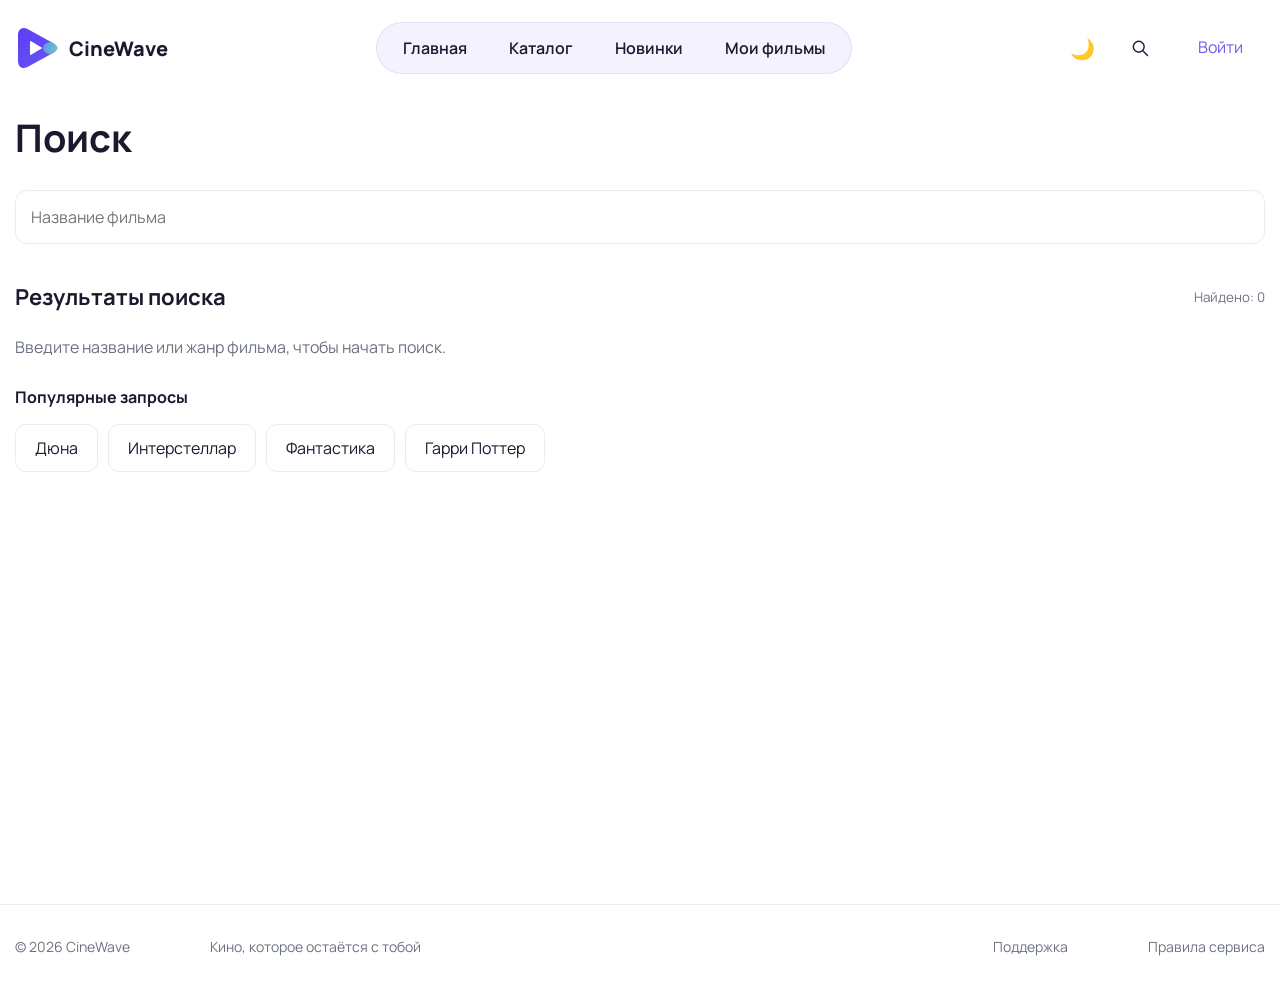
<file: search.html>
<!doctype html>
<html lang="ru">
  <head>
    <meta charset="UTF-8" />
    <meta name="viewport" content="width=device-width, initial-scale=1.0" />
    <title>Поиск — CineWave</title>
    <script>
      try {
        document.documentElement.dataset.theme =
          localStorage.getItem("cinewave-theme") === "dark" ? "dark" : "light";
      } catch {
        document.documentElement.dataset.theme = "light";
      }
    </script>
    <link rel="preconnect" href="https://googleapis.com" />
    <link rel="preconnect" href="https://fonts.googleapis.com" />
    <link rel="preconnect" href="https://fonts.gstatic.com" crossorigin />
    <link
      href="https://fonts.googleapis.com/css2?family=Manrope:wght@200..800&display=swap"
      rel="stylesheet"
    />
    <link rel="stylesheet" href="style.css" />
  </head>
  <body data-page="search">
    <script>
      document.body.dataset.theme = document.documentElement.dataset.theme;
    </script>
    <div class="top-wrapper inner-wrapper">
      <header class="header">
        <div class="container">
          <div class="logo">
            <img src="images/logo.svg" alt="Logo" class="logo__img" />
            <a href="index.html" class="logo__text">CineWave</a>
          </div>

          <nav class="header__nav">
            <ul class="header__list">
              <li class="header__li">
                <a href="index.html" class="header__items">Главная</a>
              </li>
              <li class="header__li">
                <a href="catalog.html" class="header__items">Каталог</a>
              </li>
              <li class="header__li">
                <a href="new.html" class="header__items">Новинки</a>
              </li>
              <li class="header__li">
                <a href="mine.html" class="header__items">Мои фильмы</a>
              </li>
            </ul>
          </nav>

          <div class="header__actions">
            <button
              class="theme-toggle"
              id="themeToggle"
              aria-label="Переключить тему"
            >
              <span class="theme-toggle__icon">🌙</span>
            </button>

            <a href="search.html" class="search-link" aria-label="Поиск">
              <img src="images/search.svg" alt="Поиск" />
            </a>

            <a href="profile.html" class="avatar-link">
              <img src="images/Аватар.svg" alt="Профиль" />
            </a>
          </div>
        </div>
      </header>
    </div>
    <main class="container inner-page">
      <div class="page-heading"><h1>Поиск</h1></div>
      <input
        class="field search-field"
        id="searchInput"
        placeholder="Название фильма"
        aria-label="Название фильма"
        value=""
      />
      <div class="section-row">
        <h2>Результаты поиска</h2>
        <small id="searchCount"></small>
      </div>
      <div id="searchResults" class="search-results"></div>
      <h3 class="section-title">Популярные запросы</h3>
      <div class="filters">
        <a class="secondary" href="search.html?q=%D0%94%D1%8E%D0%BD%D0%B0"
          >Дюна</a
        ><a
          class="secondary"
          href="search.html?q=%D0%98%D0%BD%D1%82%D0%B5%D1%80%D1%81%D1%82%D0%B5%D0%BB%D0%BB%D0%B0%D1%80"
          >Интерстеллар</a
        ><a
          class="secondary"
          href="search.html?q=%D0%A4%D0%B0%D0%BD%D1%82%D0%B0%D1%81%D1%82%D0%B8%D0%BA%D0%B0"
          >Фантастика</a
        ><a
          class="secondary"
          href="search.html?q=%D0%93%D0%B0%D1%80%D1%80%D0%B8%20%D0%9F%D0%BE%D1%82%D1%82%D0%B5%D1%80"
          >Гарри Поттер</a
        >
      </div>
    </main>
    <footer class="footer">
      <div class="container footer__container">
        <div class="footer__group">
          <p class="footer__text">© 2026 CineWave</p>
          <p class="footer__text">Кино, которое остаётся с тобой</p>
        </div>
        <nav class="footer__group">
          <a href="#" class="footer__link">Поддержка</a>
          <a href="#" class="footer__link">Правила сервиса</a>
        </nav>
      </div>
    </footer>
    <script src="script.js"></script>
  </body>
</html>
</file>
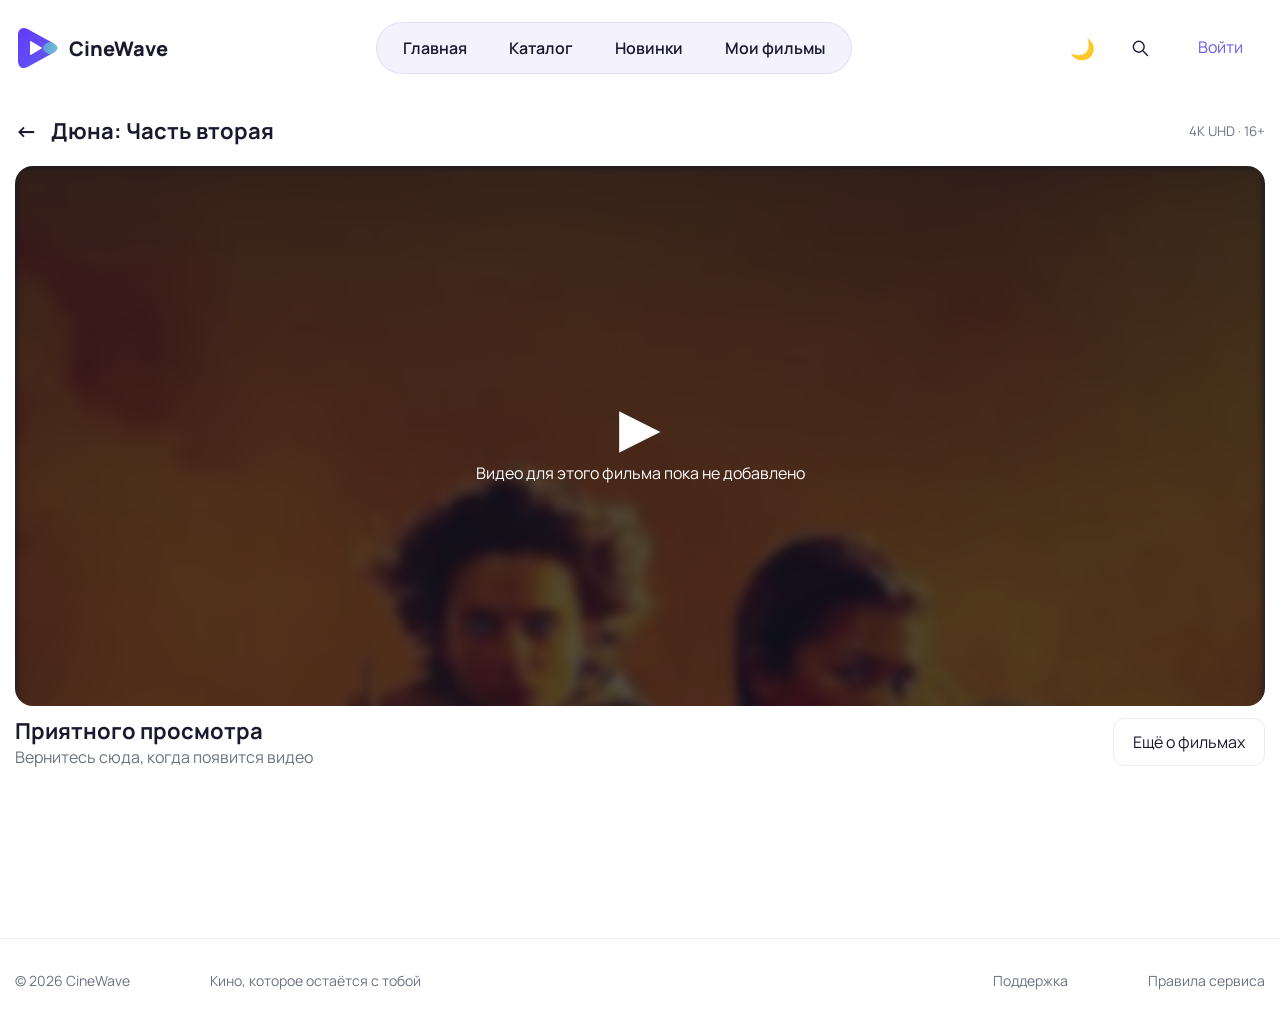
<file: watch.html>
<!doctype html>
<html lang="ru">
  <head>
    <meta charset="UTF-8" />
    <meta name="viewport" content="width=device-width, initial-scale=1.0" />
    <title>Просмотр — CineWave</title>
    <script>
      try {
        document.documentElement.dataset.theme =
          localStorage.getItem("cinewave-theme") === "dark" ? "dark" : "light";
      } catch {
        document.documentElement.dataset.theme = "light";
      }
    </script>
    <link rel="preconnect" href="https://googleapis.com" />
    <link rel="preconnect" href="https://fonts.googleapis.com" />
    <link rel="preconnect" href="https://fonts.gstatic.com" crossorigin />
    <link
      href="https://fonts.googleapis.com/css2?family=Manrope:wght@200..800&display=swap"
      rel="stylesheet"
    />
    <link rel="stylesheet" href="style.css" />
  </head>
  <body data-page="watch">
    <script>
      document.body.dataset.theme = document.documentElement.dataset.theme;
    </script>
    <div class="top-wrapper inner-wrapper">
      <header class="header">
        <div class="container">
          <div class="logo">
            <img src="images/logo.svg" alt="Logo" class="logo__img" />
            <a href="index.html" class="logo__text">CineWave</a>
          </div>

          <nav class="header__nav">
            <ul class="header__list">
              <li class="header__li">
                <a href="index.html" class="header__items">Главная</a>
              </li>
              <li class="header__li">
                <a href="catalog.html" class="header__items">Каталог</a>
              </li>
              <li class="header__li">
                <a href="new.html" class="header__items">Новинки</a>
              </li>
              <li class="header__li">
                <a href="mine.html" class="header__items">Мои фильмы</a>
              </li>
            </ul>
          </nav>

          <div class="header__actions">
            <button
              class="theme-toggle"
              id="themeToggle"
              aria-label="Переключить тему"
            >
              <span class="theme-toggle__icon">🌙</span>
            </button>

            <a href="search.html" class="search-link" aria-label="Поиск">
              <img src="images/search.svg" alt="Поиск" />
            </a>

            <a href="profile.html" class="avatar-link">
              <img src="images/Аватар.svg" alt="Профиль" />
            </a>
          </div>
        </div>
      </header>
    </div>
    <main class="container inner-page">
      <div class="watch-title">
        <h2><a href="film.html?id=dune">←</a> Дюна: Часть вторая</h2>
        <small>4K UHD · 16+</small>
      </div>
      <div class="player">
        <img src="images/%D0%B4%D1%8E%D0%BD%D0%B0.jpeg" alt="Постер фильма" />
        <div class="player-message">
          <span>▶</span>
          <p>Видео для этого фильма пока не добавлено</p>
        </div>
      </div>
      <div class="watch-title">
        <div>
          <h2>Приятного просмотра</h2>
          <p>Вернитесь сюда, когда появится видео</p>
        </div>
        <a class="secondary" href="catalog.html">Ещё о фильмах</a>
      </div>
    </main>
    <footer class="footer">
      <div class="container footer__container">
        <div class="footer__group">
          <p class="footer__text">© 2026 CineWave</p>
          <p class="footer__text">Кино, которое остаётся с тобой</p>
        </div>
        <nav class="footer__group">
          <a href="#" class="footer__link">Поддержка</a>
          <a href="#" class="footer__link">Правила сервиса</a>
        </nav>
      </div>
    </footer>
    <script src="script.js"></script>
  </body>
</html>
</file>
<file: style.css>
* {
  margin: 0;
  padding: 0;
  box-sizing: border-box;
}

body {
  font-family: "Manrope", sans-serif;
  color: #1a1a2e;
}

a {
  text-decoration: none;
}

.container {
  max-width: 1296px;
  margin: 0 auto;
  padding: 0 15px;
}

.top-wrapper {
  background-image: url("images/Кинематографический\ небесный\ мир\ кино.png");
  background-size: cover;
  background-position: right center;
  background-repeat: no-repeat;
  border-radius: 0 0 25px 25px;
}

.header {
  padding-top: 22px;
  padding-bottom: 70px;
}

.header .container {
  display: flex;
  justify-content: space-between;
  align-items: center;
}

.logo {
  display: inline-flex;
  align-items: center;
  gap: 10px;
}

.logo__img {
  width: 44px;
  height: 44px;
}

.logo__text {
  font-size: 20px;
  font-weight: 800;
  color: #1a1a2e;
}

.header__list {
  display: flex;
  align-items: center;
  gap: 6px;
  padding: 6px 8px;
  border-radius: 50px;
  background-color: rgba(255, 255, 255, 0.35);
  backdrop-filter: blur(12px);
  border: 1px solid rgba(255, 255, 255, 0.5);
}

.header__li {
  list-style-type: none;
}

.header__items {
  display: flex;
  padding: 8px 18px;
  border-radius: 50px;
  font-size: 16px;
  font-weight: 600;
  color: #1a1a2e;
  transition: all 0.25s ease;
}

.header__items.active,
.header__items:hover {
  background-color: rgba(108, 92, 231, 0.15);
  color: #1a1a2e;
}

.header__actions {
  display: flex;
  align-items: center;
  gap: 14px;
}

.search-link {
  width: 44px;
  height: 44px;
  border-radius: 50%;
  background-color: rgba(255, 255, 255, 0.2);
  backdrop-filter: blur(10px);
  border: 1px solid rgba(255, 255, 255, 0.3);
  display: flex;
  justify-content: center;
  align-items: center;
  transition: background-color 0.2s ease;
}

.search-link:hover {
  background-color: rgba(255, 255, 255, 0.35);
}

.search-link img {
  width: 20px;
  height: 20px;
}

.avatar-link {
  display: block;
  width: 44px;
  height: 44px;
  border-radius: 50%;
  overflow: hidden;
  border: 2px solid rgba(255, 255, 255, 0.5);
}

.avatar-link img {
  width: 100%;
  height: 100%;
  object-fit: cover;
}

.hero {
  padding-bottom: 160px;
}

.hero__content {
  max-width: 480px;
}

.hero__title {
  font-size: 56px;
  font-weight: 800;
  line-height: 1.15;
  margin-bottom: 20px;
}

.hero__title span {
  color: #6c5ce7;
}

.hero__subtitle {
  font-size: 18px;
  line-height: 1.5;
  color: #4a4a68;
  margin-bottom: 32px;
}

.hero__btn {
  display: inline-block;
  background-color: #6c5ce7;
  color: #ffffff;
  font-size: 16px;
  font-weight: 600;
  padding: 15px 32px;
  border-radius: 30px;
  transition: background-color 0.2s ease;
}

.hero__btn:hover {
  background-color: #5a4ad1;
}

/* Секция "Популярное" */
.popular {
  padding-top: 40px;
  padding-bottom: 80px;
  background-color: #ffffff;
}

.popular__header {
  display: flex;
  justify-content: space-between;
  align-items: center;
  margin-bottom: 24px;
}

.popular__title {
  font-size: 28px;
  font-weight: 800;
  color: #1a1a2e;
}

.popular__all {
  font-size: 16px;
  font-weight: 600;
  color: #6c5ce7;
  transition: opacity 0.2s ease;
}

.popular__all:hover {
  opacity: 0.75;
}

.popular__cards {
  display: flex;
  justify-content: space-between;
  gap: 20px;
}

.movie-card {
  width: calc((100% - 100px) / 6);
  display: flex;
  flex-direction: column;
}

.movie-card__poster {
  display: block;
  border-radius: 16px;
  overflow: hidden;
  margin-bottom: 12px;
}

.movie-card__img {
  width: 100%;
  aspect-ratio: 2 / 3;
  object-fit: cover;
  display: block;
  transition: transform 0.3s ease;
}

.movie-card__poster:hover .movie-card__img {
  transform: scale(1.05);
}

.movie-card__title {
  font-size: 16px;
  font-weight: 700;
  line-height: 1.3;
}

.movie-card__title a {
  color: #1a1a2e;
  transition: color 0.2s ease;
}

.movie-card__title a:hover {
  color: #6c5ce7;
}

.movie-card__subtitle {
  font-size: 13px;
  line-height: 1.3;
  color: #6b7280;
  margin-top: 2px;
}

.movie-card__rating {
  display: flex;
  align-items: center;
  gap: 4px;
  font-size: 14px;
  font-weight: 600;
  color: #6b7280;
  margin-top: 6px;
}

.movie-card__rating .star {
  color: #fbbf24;
  font-size: 15px;
}

.releases {
  padding: 60px 0;
}

.releases__header {
  display: flex;
  justify-content: space-between;
  align-items: baseline;
  margin-bottom: 24px;
}

.releases__title {
  margin: 0;
  font-size: 28px;
  font-weight: 700;
  color: #1a1d24;
}

.releases__subtitle {
  font-size: 14px;
  color: #8c93a0;
}

.releases__list {
  display: grid;
  grid-template-columns: repeat(3, 1fr);
  gap: 24px;
}

.release-card {
  display: flex;
  align-items: center;
  height: 68px;
  padding: 6px 20px 6px 6px;
  background-color: #ffffff;
  border-radius: 14px;
  text-decoration: none;
  box-shadow: 0 4px 20px rgba(0, 0, 0, 0.04);
  transition:
    transform 0.2s ease,
    box-shadow 0.2s ease;
}

.release-card:hover {
  transform: translateY(-2px);
  box-shadow: 0 8px 25px rgba(0, 0, 0, 0.08);
}

.release-card__poster {
  width: 48px;
  height: 56px;
  object-fit: cover;
  border-radius: 10px;
  margin-right: 16px;
}

.release-card__info {
  display: flex;
  flex-direction: column;
  gap: 4px;
}

.release-card__name {
  margin: 0;
  font-size: 15px;
  font-weight: 600;
  color: #1a1d24;
}

.release-card__meta {
  margin: 0;
  font-size: 12px;
  color: #8c93a0;
}

.release-card__arrow {
  margin-left: auto;
  font-size: 20px;
  color: #6c5ce7;
  transition: transform 0.2s ease;
}

.release-card:hover .release-card__arrow {
  transform: translateX(4px);
}

.footer {
  margin-top: 80px;
  padding: 32px 0;
  border-top: 1px solid #eaecef;
}

.footer__container {
  display: flex;
  justify-content: space-between;
  align-items: center;
}

.footer__group {
  display: flex;
  align-items: center;
  gap: 80px;
}

.footer__text,
.footer__link {
  margin: 0;
  font-size: 14px;
  color: #8c93a0;
  text-decoration: none;
  transition: color 0.2s ease;
}

.footer__link:hover {
  color: #1a1d24;
}


/* Светлая тема */
:root {
  --bg-main: #ffffff;
  --bg-card: #ffffff;
  --text-main: #1a1a2e;
  --text-secondary: #6b7280;
  --accent: #6c5ce7;
  --border-color: #eaecef;
  --card-shadow: 0 4px 20px rgba(0, 0, 0, 0.04);

  --hero-background: url("images/hero-light.png");
}

/* Тёмная тема */
:root[data-theme="dark"] {
  --bg-main: #080d1b;
  --bg-card: #111a2d;
  --text-main: #f2f5ff;
  --text-secondary: #a4b0c8;
  --accent: #91b7ff;
  --border-color: #25334d;
  --card-shadow: 0 4px 20px rgba(0, 0, 0, 0.2);

  --hero-background: url("images/hero-dark.png");
}

/* Основные элементы */
body {
  background-color: var(--bg-main);
  color: var(--text-main);
}

/* Верхняя секция */
.top-wrapper {
  background-image: var(--hero-background);
  transition: background-image 0.3s ease;
}

body[data-theme="dark"] .logo__text,
body[data-theme="dark"] .header__items,
body[data-theme="dark"] .hero__title {
  color: #f2f5ff;
}

body[data-theme="dark"] .hero__title span {
  color: #b7d0ff;
}

body[data-theme="dark"] .hero__subtitle {
  color: #d1d9ec;
}

/* Навигация */
body[data-theme="dark"] .header__list {
  background-color: rgba(15, 25, 45, 0.65);
  border-color: rgba(255, 255, 255, 0.12);
}

body[data-theme="dark"] .header__items.active,
body[data-theme="dark"] .header__items:hover {
  background-color: rgba(145, 183, 255, 0.18);
  color: #ffffff;
}

/* Кнопка просмотра */
body[data-theme="dark"] .hero__btn {
  background: linear-gradient(90deg, #769ddf, #4e76be);
}

/* Популярное */
.popular {
  background-color: var(--bg-main);
  transition: background-color 0.3s ease;
}

.popular__title,
.movie-card__title a,
.releases__title {
  color: var(--text-main);
}

.popular__all,
.movie-card__title a:hover {
  color: var(--accent);
}

/* Новые релизы */
.releases {
  background-color: var(--bg-main);
}

.release-card {
  background-color: var(--bg-card);
  box-shadow: var(--card-shadow);
  border: 1px solid var(--border-color);
}

.release-card__name {
  color: var(--text-main);
}

.release-card__meta,
.releases__subtitle {
  color: var(--text-secondary);
}

.release-card__arrow {
  color: var(--accent);
}

/* Рейтинг */
.movie-card__rating {
  color: var(--text-secondary);
}

/* Подвал */
.footer {
  border-color: var(--border-color);
}

.footer__text,
.footer__link {
  color: var(--text-secondary);
}

/* Кнопка переключения темы */
.theme-toggle {
  width: 44px;
  height: 44px;
  border-radius: 50%;
  border: 1px solid rgba(255, 255, 255, 0.4);
  background: rgba(255, 255, 255, 0.25);
  backdrop-filter: blur(12px);

  display: flex;
  align-items: center;
  justify-content: center;

  cursor: pointer;
  transition: all 0.25s ease;
}

.theme-toggle:hover {
  transform: scale(1.08);
  background: rgba(255, 255, 255, 0.45);
}

.theme-toggle__icon {
  font-size: 20px;
}

body[data-theme="dark"] .theme-toggle {
  background: rgba(17, 26, 45, 0.8);
  border-color: #344968;
}

body[data-theme="dark"] .search-link {
  background-color: rgba(17, 26, 45, 0.7);
  border-color: #344968;
}

/* Плавное переключение */
.popular,
.releases,
.release-card,
.footer,
.header__items,
.hero__title,
.hero__subtitle {
  transition:
    background-color 0.3s ease,
    color 0.3s ease,
    border-color 0.3s ease;
}

.top-wrapper {
  background-image: var(--hero-background);
}
.inner-wrapper {
  background: transparent;
  border-radius: 0;
}
.inner-wrapper .header {
  padding-bottom: 32px;
}
:root {
  background: var(--bg-main);
}
.inner-wrapper .header__nav {
  border-radius: 999px;
}
.inner-wrapper .header__list {
  display: inline-flex;
  border-radius: 999px;
  overflow: hidden;
  background-color: rgba(108, 92, 231, 0.08);
  border-color: rgba(108, 92, 231, 0.13);
}
body[data-theme="dark"] .inner-wrapper .header__list {
  background-color: rgba(15, 25, 45, 0.75);
  border-color: rgba(255, 255, 255, 0.12);
}
body {
  background: var(--bg-main);
  color: var(--text-main);
  min-height: 100vh;
}
.inner-page {
  min-height: calc(100vh - 190px);
  padding-bottom: 70px;
}
.inner-page h1 {
  font-size: clamp(28px, 3vw, 38px);
  line-height: 1.25;
}
.inner-page h2 {
  font-size: 22px;
}
.inner-page h3 {
  font-size: 16px;
}
.inner-page p,
.inner-page small {
  color: var(--text-secondary);
}
.inner-page a {
  color: inherit;
}
.page-heading {
  margin: 8px 0 28px;
}
.page-heading p {
  margin-top: 5px;
}
.section-title {
  margin: 28px 0 16px;
}
.section-row,
.watch-title,
.filter-row {
  display: flex;
  align-items: center;
  justify-content: space-between;
  gap: 20px;
  margin: 24px 0;
}
.field,
.filters select {
  width: 100%;
  border: 1px solid var(--border-color);
  background: var(--bg-card);
  color: var(--text-main);
  border-radius: 12px;
  padding: 15px;
  font: inherit;
  outline: none;
}
.field:focus,
.filters select:focus {
  border-color: var(--accent);
}
.search-field {
  margin-bottom: 14px;
}
.filters,
.buttons,
.tags {
  display: flex;
  flex-wrap: wrap;
  gap: 10px;
}
button,
.secondary,
.primary {
  font: inherit;
  cursor: pointer;
  border-radius: 11px;
  border: 1px solid var(--border-color);
  padding: 12px 19px;
  background: var(--bg-card);
  color: var(--text-main);
  display: inline-flex;
  align-items: center;
  justify-content: center;
}
.primary,
.inner-page a.primary {
  background: var(--accent);
  color: white;
  border-color: var(--accent);
  font-weight: 700;
}
button:hover,
.secondary:hover,
.primary:hover {
  opacity: 0.85;
}
.filters .selected,
.tabs .selected,
.profile-card .selected {
  background: rgba(108, 92, 231, 0.13);
  color: var(--accent);
}
.filters select {
  width: auto;
  min-width: 140px;
  cursor: pointer;
}
.catalog-grid {
  display: grid;
  grid-template-columns: repeat(4, minmax(0, 1fr));
  gap: 20px;
}
.catalog-card,
.panel,
.profile-card,
.search-result {
  background: var(--bg-card);
  border-radius: 18px;
  box-shadow: var(--card-shadow);
  border: 1px solid var(--border-color);
}
.catalog-card {
  display: flex;
  min-height: 195px;
  overflow: hidden;
}
.catalog-card > a {
  width: 43%;
  flex: none;
}
.catalog-card img {
  width: 100%;
  height: 100%;
  object-fit: cover;
  display: block;
}
.catalog-card > div {
  padding: 17px;
  display: flex;
  flex-direction: column;
  gap: 12px;
  min-width: 0;
}
.catalog-card h3 {
  line-height: 1.4;
  overflow-wrap: anywhere;
}
.catalog-card small {
  margin-top: auto;
}
.accent,
.text-link,
.inner-page a.text-link {
  color: var(--accent);
}
.text-link {
  font-size: 13px;
  font-weight: 700;
}
.crumb {
  color: var(--text-secondary);
  font-size: 13px;
  margin: 8px 0 24px;
}
.detail-hero {
  display: grid;
  grid-template-columns: 240px 1fr;
  gap: 34px;
  align-items: start;
}
.detail-hero > img {
  width: 100%;
  aspect-ratio: 2/3;
  object-fit: cover;
  border-radius: 15px;
}
.detail-hero h1 {
  margin: 14px 0;
}
.detail-hero p {
  max-width: 660px;
  margin: 20px 0 28px;
  line-height: 1.65;
}
.detail-meta b {
  color: var(--text-main);
}
.tags span {
  padding: 7px 14px;
  background: rgba(108, 92, 231, 0.09);
  color: var(--text-secondary);
  border-radius: 7px;
  font-size: 13px;
}
.detail-bottom {
  display: flex;
  justify-content: space-between;
  gap: 30px;
  margin: 32px 0;
}
.detail-bottom p {
  margin-top: 10px;
}
.detail-bottom aside {
  display: flex;
  gap: 25px;
  align-items: center;
  padding: 22px 28px;
  background: rgba(108, 92, 231, 0.1);
  border-radius: 16px;
  min-width: 40%;
}
.detail-bottom aside > b {
  font-size: 32px;
}
.player {
  height: min(55vw, 540px);
  min-height: 290px;
  background: #101323;
  border-radius: 18px;
  position: relative;
  overflow: hidden;
  display: grid;
  place-items: center;
}
.player > img {
  height: 100%;
  width: 100%;
  object-fit: cover;
  opacity: 0.28;
  filter: blur(5px);
}
.player-message {
  position: absolute;
  text-align: center;
  color: white;
}
.player-message span {
  font-size: 54px;
}
.player-message p {
  color: white;
}
.watch-title {
  margin: 10px 0 20px;
}
.watch-title h2 a {
  margin-right: 10px;
}
.search-results {
  display: grid;
  gap: 16px;
}
.search-result {
  display: flex;
  gap: 28px;
  padding: 22px;
}
.search-result img {
  width: 180px;
  height: 260px;
  object-fit: cover;
  border-radius: 12px;
}
.search-result > div {
  display: flex;
  flex-direction: column;
  align-items: start;
  gap: 15px;
}
.search-result p {
  max-width: 650px;
}
.tabs {
  display: flex;
  gap: 25px;
  border-bottom: 1px solid var(--border-color);
  margin-bottom: 24px;
}
.tabs button {
  border: 0;
  border-radius: 0;
  background: none;
}
.tabs .selected {
  border-bottom: 2px solid var(--accent);
}
.tile-grid {
  display: grid;
  grid-template-columns: repeat(5, minmax(0, 1fr));
  gap: 20px;
}
.film-tile {
  position: relative;
}
.film-tile img {
  width: 100%;
  aspect-ratio: 2/2.35;
  object-fit: cover;
  border-radius: 15px;
}
.film-tile h3 {
  margin: 9px 0 4px;
}
.tile-heart {
  position: absolute;
  right: 10px;
  top: 10px;
  padding: 4px 9px;
  color: var(--accent);
  font-size: 21px;
}
.empty-state {
  padding: 45px;
  text-align: center;
}
.empty-state a {
  color: var(--accent);
}
.auth-card {
  max-width: 440px;
  margin: 25px auto 50px;
  background: var(--bg-card);
  border-radius: 22px;
  padding: 35px;
  box-shadow: var(--card-shadow);
  text-align: center;
}
.auth-logo {
  display: flex;
  align-items: center;
  justify-content: center;
  gap: 7px;
  font-weight: 800;
  margin-bottom: 30px;
}
.auth-logo img {
  width: 28px;
}
.auth-card h1 {
  font-size: 28px;
}
.auth-card > p {
  margin: 7px 0 35px;
}
.auth-card form {
  text-align: left;
}
.auth-card label:not(.remember),
.profile-content label:not(.setting) {
  display: block;
  font-size: 13px;
  font-weight: 700;
  margin: 15px 0;
}
.auth-card .field,
.profile-content .field {
  margin-top: 8px;
}
.auth-card .primary {
  width: 100%;
  margin-top: 20px;
}
.auth-card .muted,
.auth-card .remember {
  font-size: 12px;
  color: var(--text-secondary);
}
.auth-card .auth-bottom {
  margin: 25px 0 0;
}
.auth-card a {
  color: var(--accent);
  font-weight: 700;
}
#authError {
  color: #c4485a;
  min-height: 1em;
}
.profile-layout {
  display: grid;
  grid-template-columns: 300px 1fr;
  gap: 28px;
}
.profile-card {
  padding: 26px;
  display: flex;
  flex-direction: column;
  align-items: stretch;
}
.profile-card > img {
  width: 100px;
  height: 100px;
  border-radius: 50%;
  margin: 0 auto 20px;
}
.profile-card h2,
.profile-card p {
  text-align: center;
}
.profile-card hr {
  width: 100%;
  border: 0;
  border-top: 1px solid var(--border-color);
  margin: 24px 0;
}
.profile-card a,
.profile-card button {
  padding: 13px;
  text-align: left;
  background: none;
  border: 0;
  border-radius: 10px;
}
.profile-content {
  display: grid;
  gap: 20px;
}
.panel {
  padding: 26px;
}
.panel > p {
  margin: 5px 0 25px;
}
.form-grid {
  display: grid;
  grid-template-columns: 1fr 1fr;
  gap: 20px;
}
.setting {
  display: flex;
  align-items: center;
  justify-content: space-between;
  padding: 18px 0;
  border-bottom: 1px solid var(--border-color);
}
.setting span {
  color: var(--text-secondary);
}
.setting:last-child {
  border: 0;
}
.not-found {
  min-height: 60vh;
  display: flex;
  align-items: center;
  justify-content: center;
  gap: 65px;
}
.not-found-art {
  width: 310px;
  height: 280px;
  display: grid;
  place-items: center;
  background: rgba(108, 92, 231, 0.08);
  border-radius: 28px;
  color: var(--accent);
  font-size: 90px;
  position: relative;
}
.not-found-art span {
  position: absolute;
  font-size: 32px;
  font-weight: 800;
}
.not-found h1,
.not-found p {
  margin: 20px 0;
}
.not-found .primary {
  margin: 20px 0;
}
.login-link {
  width: auto;
  padding: 8px 20px;
  border-radius: 12px;
  background: var(--bg-card);
  color: var(--accent);
}
</file>
